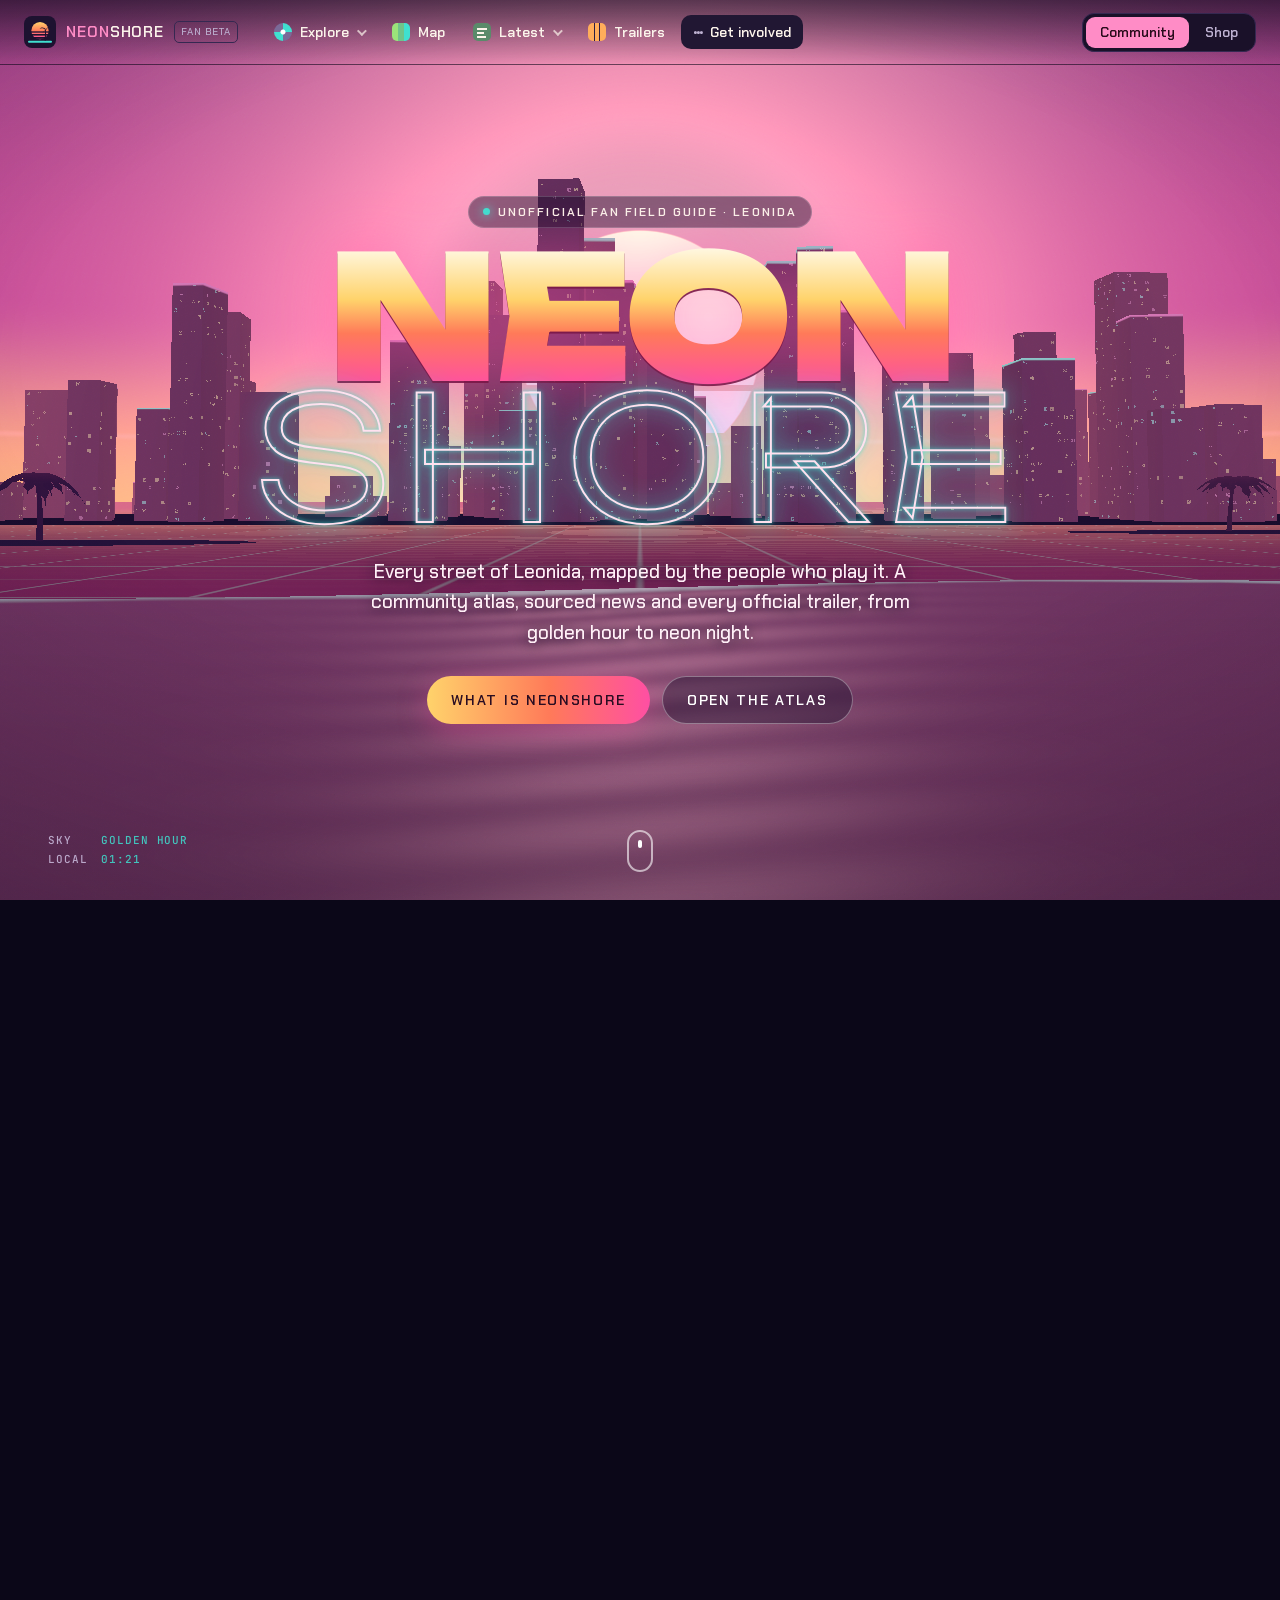
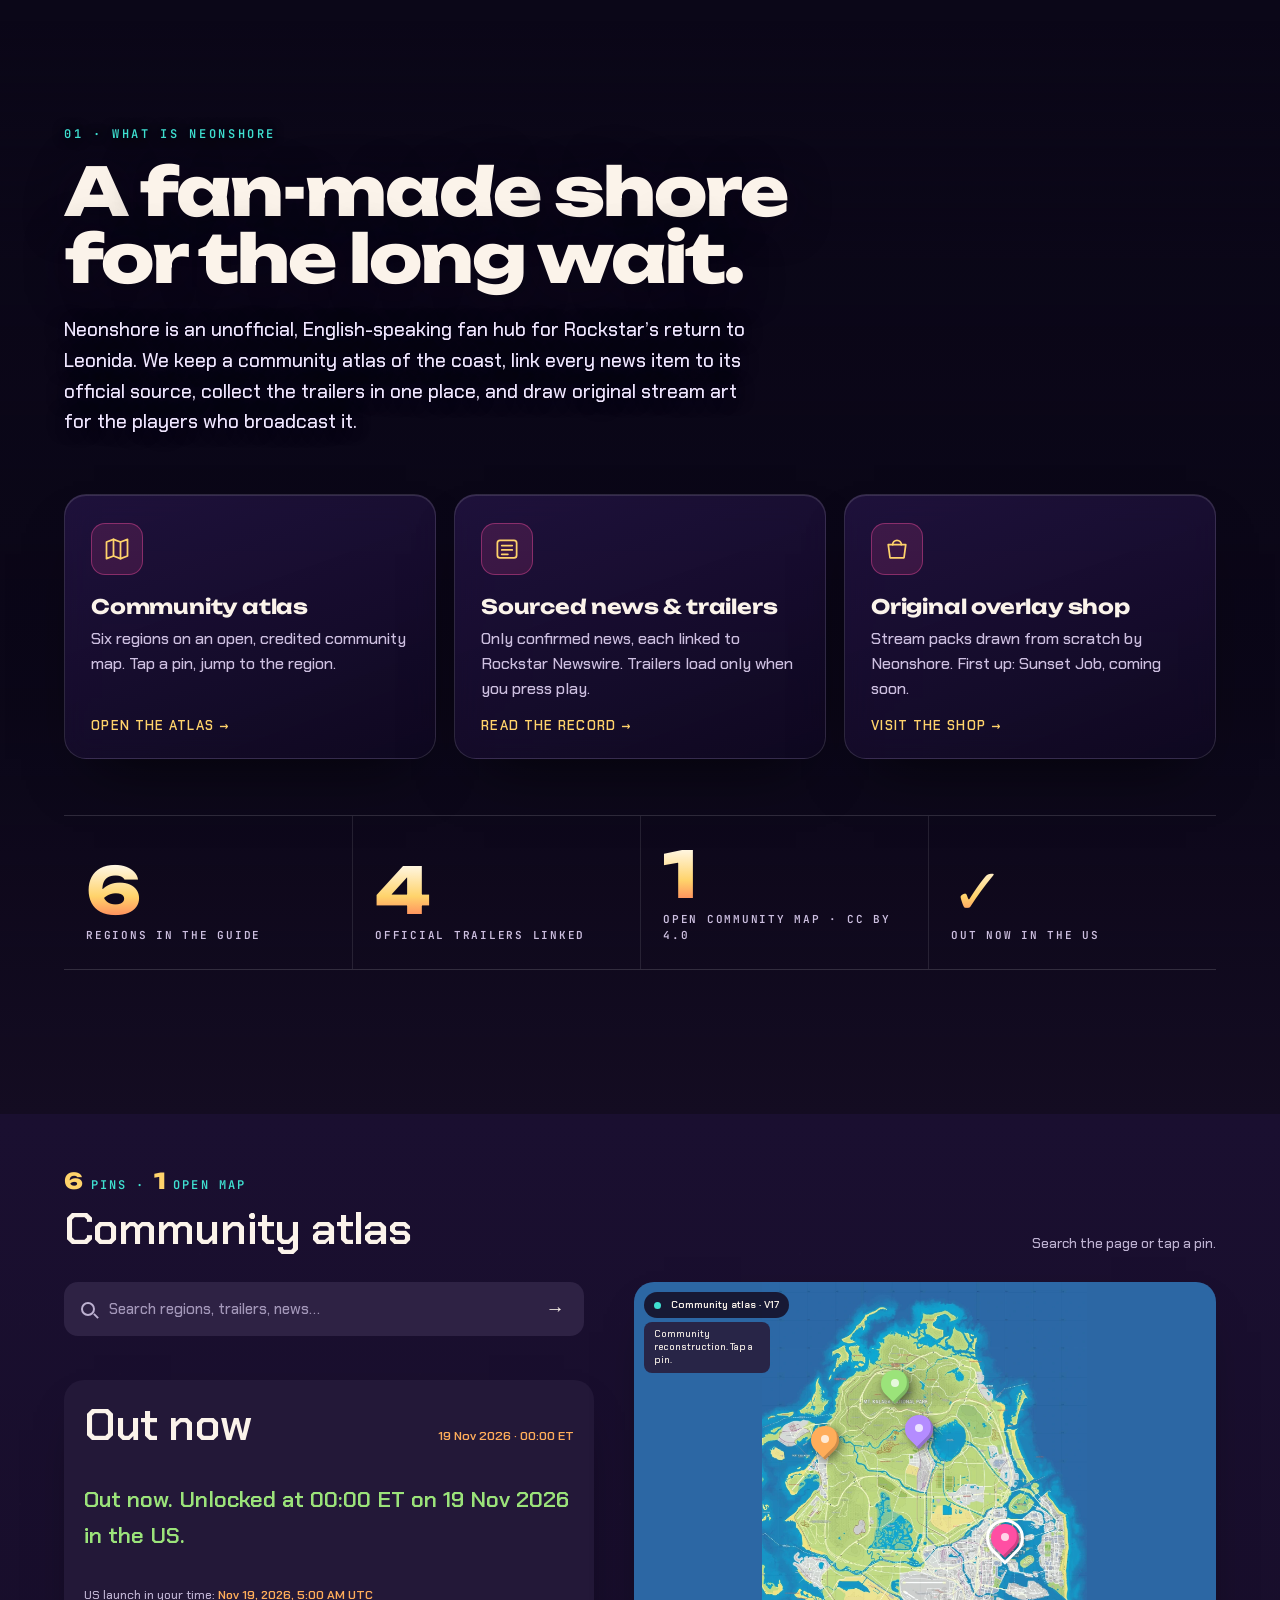
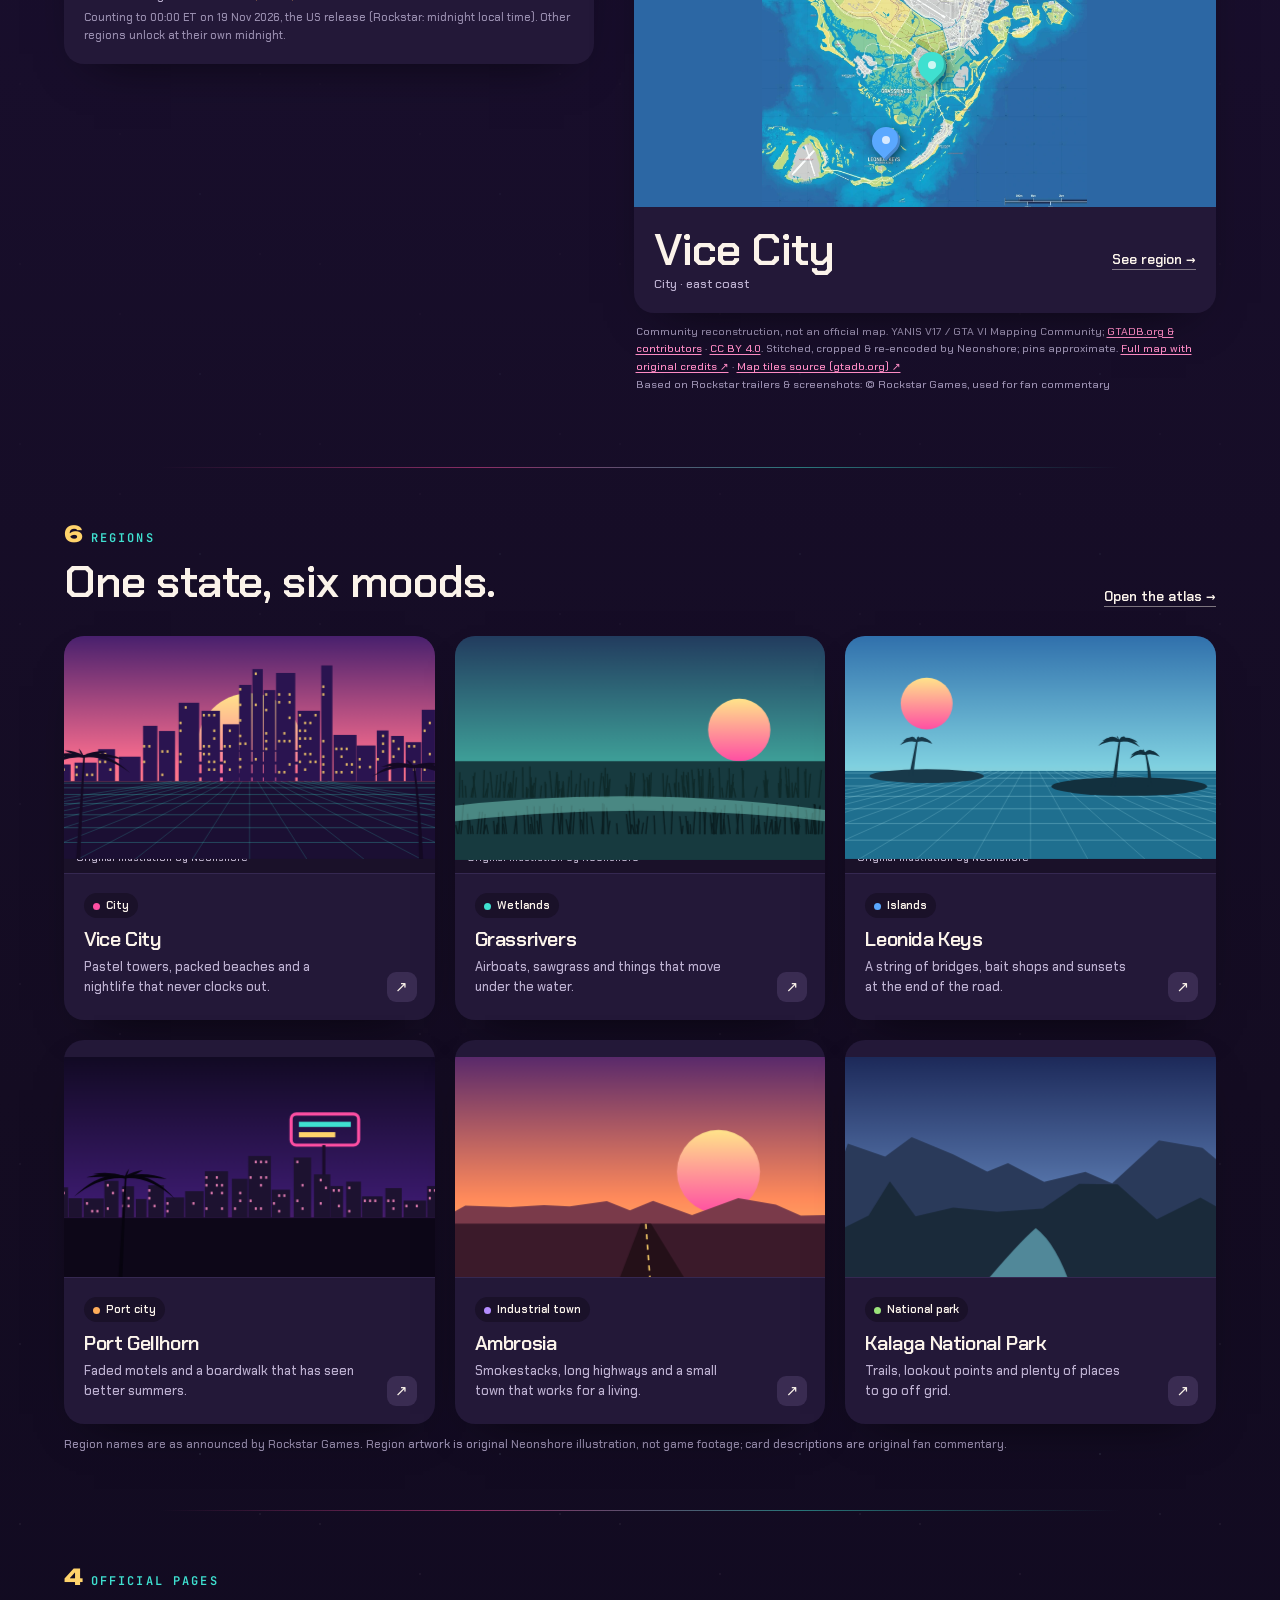
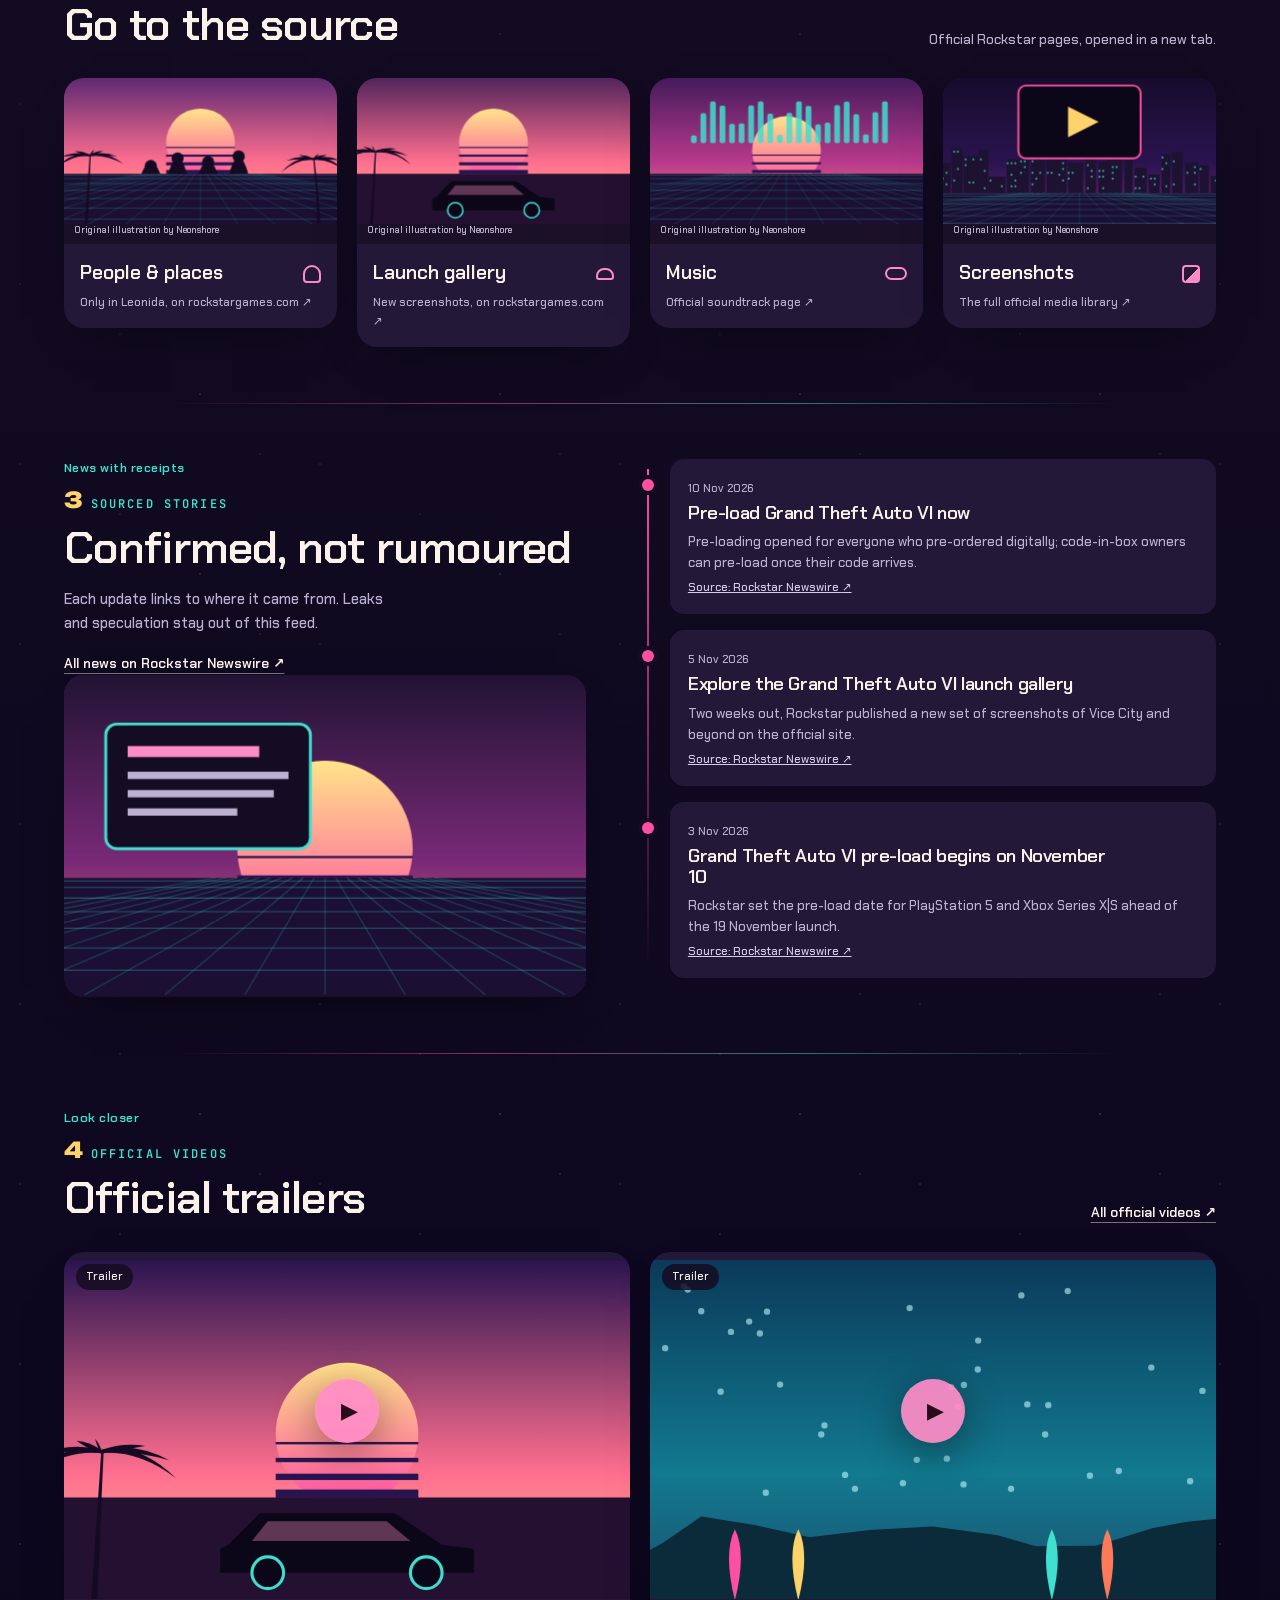
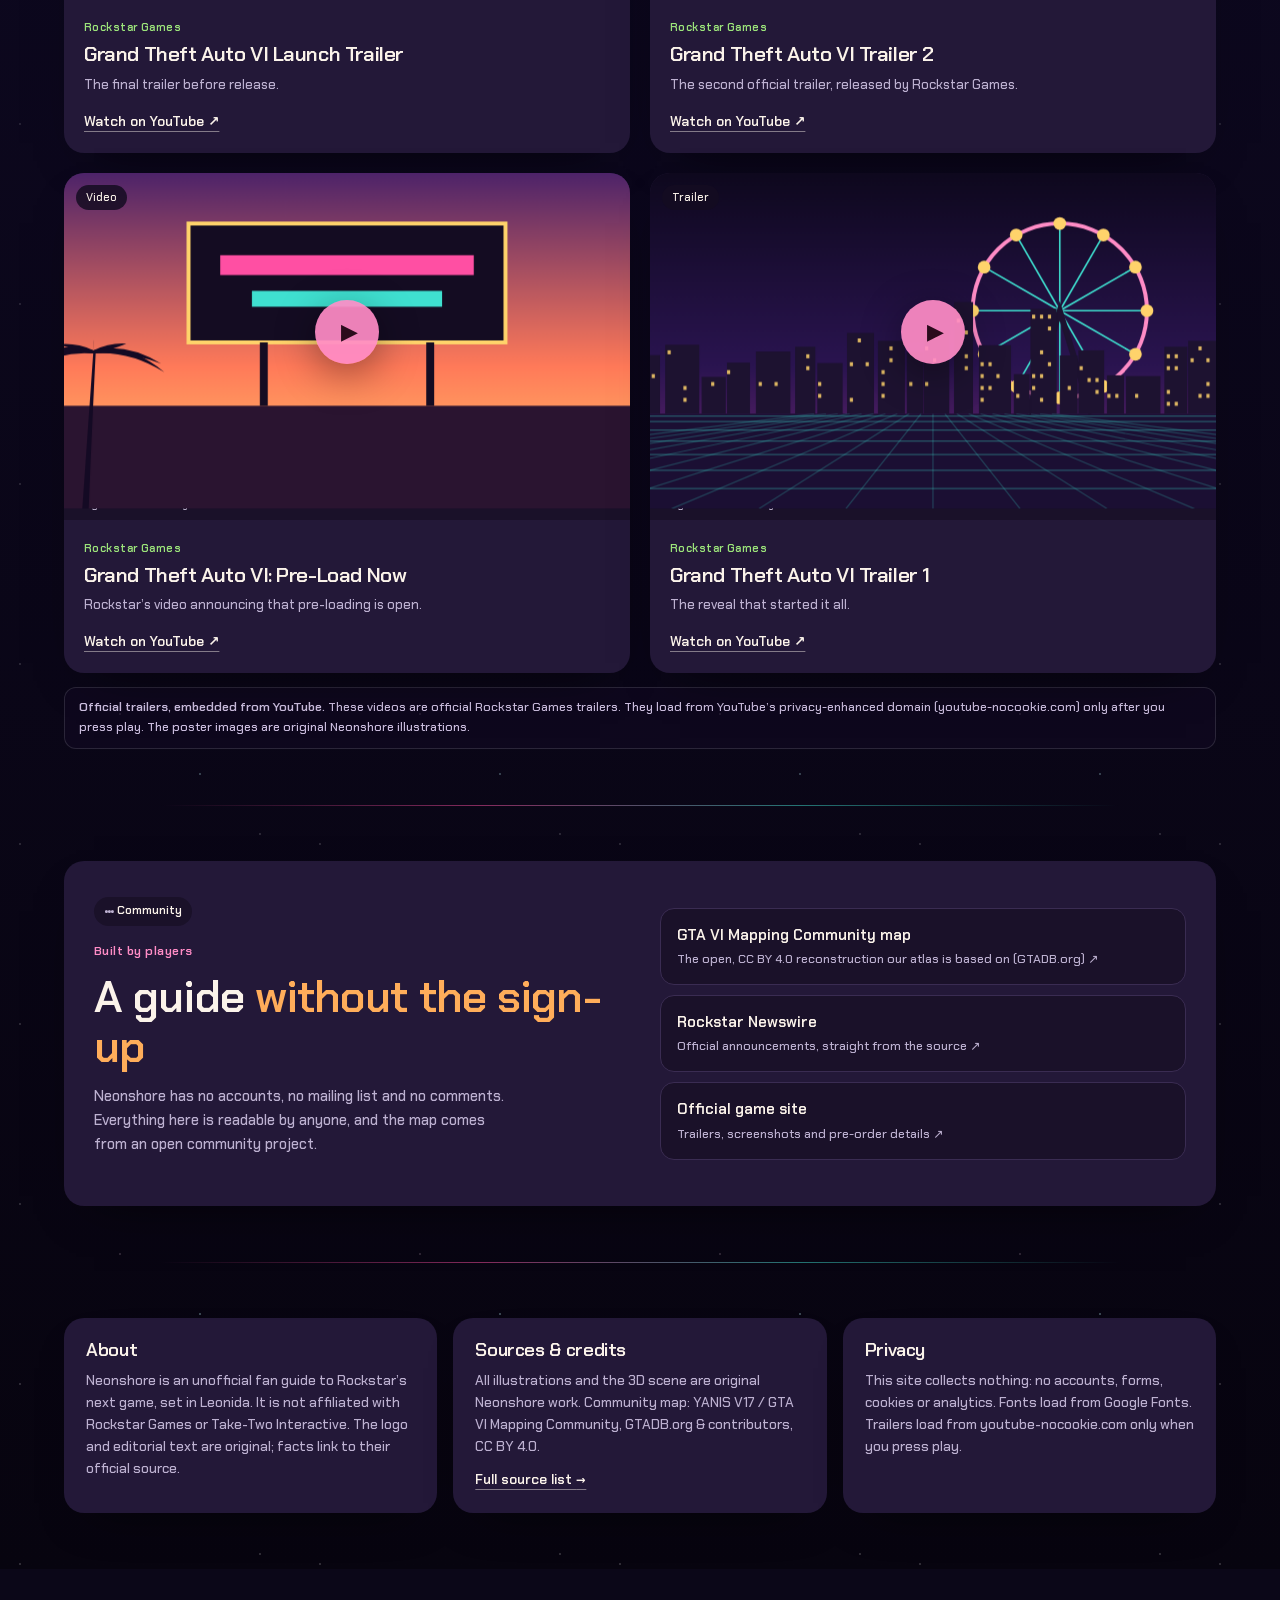
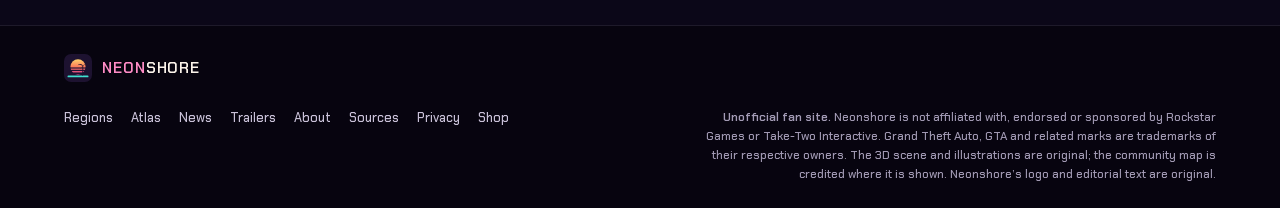
<file: index.html>
<!doctype html>
<html lang="en">
<head>
  <meta charset="utf-8">
  <meta name="viewport" content="width=device-width, initial-scale=1">
  <title>Neonshore · Unofficial fan field guide to Leonida</title>
  <meta name="description" content="Neonshore is an unofficial, fan-made field guide to Leonida: a community atlas, sourced news, every official trailer in one place, and an original overlay shop.">
  <meta name="theme-color" content="#140c22">
  <link rel="icon" href="favicon.svg" type="image/svg+xml">
  <link rel="preload" href="assets/fonts/Unbounded-VariableFont_wght.woff2" as="font" type="font/woff2" crossorigin>
  <link rel="stylesheet" href="styles.css">
  <link rel="stylesheet" href="assets/css/fx.css">
  <meta name="theme-color" content="#120a24">
  <!-- Tier detection before paint (static fallback when WebGL is missing; lighter path for reduced motion). -->
  <script>(function(){var d=document.documentElement,m=window.matchMedia,gl=false;try{var c=document.createElement('canvas');gl=!!(window.WebGLRenderingContext&&(c.getContext('webgl2')||c.getContext('webgl')));}catch(e){}d.classList.add('js');if(m&&m('(prefers-reduced-motion: reduce)').matches)d.classList.add('reduced-motion');if(!gl)d.classList.add('no-webgl');})();</script>
</head>
<body class="x3-page" data-hero3d="community">
<a class="skip" href="#main">Skip to content</a>

<header class="hdr" id="top">
  <div class="hdr__in">
    <a class="brand" href="#top" aria-label="Neonshore home">
      <img src="assets/logo.svg" alt="" width="32" height="32">
      <span class="brand__name">NEON<b>SHORE</b></span>
      <span class="beta">Fan beta</span>
    </a>

    <nav class="nav" id="nav" aria-label="Main">
      <ul class="nav__list">
        <li class="dd">
          <button class="nav__btn" aria-expanded="false" aria-controls="dd-explore"><span class="ico ico--compass" aria-hidden="true"></span>Explore<span class="chev" aria-hidden="true"></span></button>
          <ul class="dd__menu" id="dd-explore">
            <li><a href="#neonshore">What is Neonshore</a></li>
            <li><a href="#regions">Regions</a></li>
            <li><a href="#atlas">Community atlas</a></li>
            <li><a href="#files">Official pages</a></li>
            <li><a href="#about">About Neonshore</a></li>
          </ul>
        </li>
        <li><a class="nav__link" href="#atlas-sec"><span class="ico ico--map" aria-hidden="true"></span>Map</a></li>
        <li class="dd">
          <button class="nav__btn" aria-expanded="false" aria-controls="dd-latest"><span class="ico ico--news" aria-hidden="true"></span>Latest<span class="chev" aria-hidden="true"></span></button>
          <ul class="dd__menu" id="dd-latest">
            <li><a href="#record">Confirmed news</a></li>
            <li><a href="#media">Official trailers</a></li>
            <li><a href="#countdown-card">Launch countdown</a></li>
          </ul>
        </li>
        <li><a class="nav__link" href="#media"><span class="ico ico--film" aria-hidden="true"></span>Trailers</a></li>
        <li><a class="nav__link nav__link--pill" href="#community"><span class="dots" aria-hidden="true">•••</span>Get involved</a></li>
      </ul>
      <ul class="nav__sections" aria-label="Site sections">
        <li><a href="index.html" aria-current="page">Community</a></li>
        <li><a href="shop/index.html">Shop</a></li>
      </ul>
    </nav>

    <button class="burger" aria-expanded="false" aria-controls="nav" aria-label="Open menu"><span></span><span></span><span></span></button>
  </div>
</header>

<main id="main">
  <!-- ===== PHASE 1 (for approval): 3D hero + "What is Neonshore". Shared modules: assets/js/hero3d.js, assets/js/scrollfx.js, assets/css/fx.css ===== -->
  <div class="x3-stage" aria-hidden="true">
    <canvas id="x3-scene"></canvas>
    <div class="x3-fallback"><div class="x3-fb-sun"></div><div class="x3-fb-city"></div><div class="x3-fb-sea"></div></div>
    <div class="x3-grain"></div>
  </div>

  <section class="x3-hero" id="hero" aria-labelledby="hero-title">
    <div class="x3-hero__pin">
      <p class="x3-chip" data-depth="2"><i></i>Unofficial fan field guide · Leonida</p>
      <h1 class="x3-wordmark" id="hero-title" data-depth="1" aria-label="Neonshore"><span class="x3-wordmark__a" aria-hidden="true">Neon</span><span class="x3-wordmark__b" aria-hidden="true">shore</span></h1>
      <p class="x3-hero__lede" data-depth="3">Every street of Leonida, mapped by the people who play it. A community atlas, sourced news and every official trailer, from golden hour to neon night.</p>
      <div class="x3-hero__cta" data-depth="4">
        <a class="x3-btn x3-btn--sun" href="#neonshore">What is Neonshore</a>
        <a class="x3-btn x3-btn--ghost" href="#atlas-sec">Open the atlas</a>
      </div>
      <div class="x3-hud" aria-hidden="true">
        <span>Sky</span><b id="x3-sky">Golden hour</b>
        <span>Local</span><b id="x3-time">--:--</b>
      </div>
      <a class="x3-cue" href="#neonshore" aria-label="Scroll to What is Neonshore"><span></span></a>
    </div>
  </section>

  <section class="x3-about" id="neonshore" aria-labelledby="neonshore-title">
    <div class="x3-about__in">
      <header class="x3-reveal">
        <p class="x3-eyebrow">01 · What is Neonshore</p>
        <h2 id="neonshore-title">A <span class="x3-nw">fan-made</span> shore<br>for the long wait.</h2>
        <p class="x3-about__lede">Neonshore is an unofficial, English-speaking fan hub for Rockstar’s return to Leonida. We keep a community atlas of the coast, link every news item to its official source, collect the trailers in one place, and draw original stream art for the players who broadcast it.</p>
      </header>
      <div class="x3-pillars">
        <a class="x3-pillar x3-reveal" style="--d:0" href="#atlas-sec">
          <span class="x3-pillar__ico" aria-hidden="true"><svg viewBox="0 0 32 32"><path d="M4 8l8-3 8 3 8-3v19l-8 3-8-3-8 3z"/><path d="M12 5v19M20 8v19"/></svg></span>
          <h3>Community atlas</h3>
          <p>Six regions on an open, credited community map. Tap a pin, jump to the region.</p>
          <span class="x3-pillar__go">Open the atlas →</span>
        </a>
        <a class="x3-pillar x3-reveal" style="--d:1" href="#record">
          <span class="x3-pillar__ico" aria-hidden="true"><svg viewBox="0 0 32 32"><rect x="5" y="6" width="22" height="20" rx="3"/><path d="M10 12h12M10 17h12M10 22h7"/></svg></span>
          <h3>Sourced news &amp; trailers</h3>
          <p>Only confirmed news, each linked to Rockstar Newswire. Trailers load only when you press play.</p>
          <span class="x3-pillar__go">Read the record →</span>
        </a>
        <a class="x3-pillar x3-reveal" style="--d:2" href="shop/index.html">
          <span class="x3-pillar__ico" aria-hidden="true"><svg viewBox="0 0 32 32"><path d="M6 11h20l-2 15H8z"/><path d="M11 11a5 5 0 0110 0"/></svg></span>
          <h3>Original overlay shop</h3>
          <p>Stream packs drawn from scratch by Neonshore. First up: Sunset Job, coming soon.</p>
          <span class="x3-pillar__go">Visit the shop →</span>
        </a>
      </div>
      <dl class="x3-stats x3-reveal" aria-label="Neonshore in numbers">
        <div><dt>Regions in the guide</dt><dd><span class="x3-count" data-to="6">6</span></dd></div>
        <div><dt>Official trailers linked</dt><dd><span class="x3-count" data-to="4">4</span></dd></div>
        <div><dt>Open community map · CC BY 4.0</dt><dd><span class="x3-count" data-to="1">1</span></dd></div>
        <div><dt id="x3-launch-k">Hours to US launch</dt><dd><span class="x3-count" id="x3-launch" data-launch="2026-11-19T05:00:00Z">–</span></dd></div>
      </dl>
    </div>
  </section>
  <!-- ===== END PHASE 1 ===== -->

  <!-- Below the 3D block: same shared FX (reveal/stagger, in-card parallax, pinned news column, counters) on a dusk-to-midnight background.
       All imagery is original SVG illustration (assets/art/). -->
  <div class="x3-solid">
  <!-- ATLAS (moved from the old hero) — the CC BY 4.0 map credit must stay visible next to the map. -->
  <section class="sec wrap x3-atlas" id="atlas-sec" aria-labelledby="atlas-sec-title">
    <div class="sec__head" data-x3-reveal><div><p class="x3-kick"><b class="x3-count" data-to="6">6</b> pins · <b class="x3-count" data-to="1">1</b> open map</p><h2 id="atlas-sec-title">Community atlas</h2></div><p class="sec__aside">Search the page or tap a pin.</p></div>
    <div class="x3-atlas__grid" data-x3-stagger>
      <div>
      <div class="search" role="search">
        <label for="q" class="sr-only">Search this page</label>
        <span class="search__ico" aria-hidden="true"></span>
        <input id="q" type="search" placeholder="Search regions, trailers, news…" autocomplete="off" aria-controls="q-results" aria-autocomplete="list" aria-expanded="false">
        <button type="button" id="q-go" aria-label="Go to first result">→</button>
        <ul class="search__results" id="q-results" role="listbox" hidden></ul>
      </div>
      <p class="search__msg fine" id="q-msg" aria-live="polite"></p>
      <div style="height:24px"></div>
      <section class="count card" id="countdown-card" aria-labelledby="count-title">
        <div class="count__head"><h2 id="count-title">US launch in</h2><span class="count__date" id="count-date">19 Nov 2026 · 00:00 ET</span></div>
        <p class="count__out" id="count-out" hidden>Out now. Unlocked at 00:00 ET on 19 Nov 2026 in the US.</p>
        <div class="count__grid" id="countdown" role="timer" aria-live="off">
          <div><b data-u="d">00</b><span>days</span></div>
          <div><b data-u="h">00</b><span>hours</span></div>
          <div><b data-u="m">00</b><span>mins</span></div>
          <div><b data-u="s">00</b><span>secs</span></div>
        </div>
        <p class="count__note">US launch in your time: <b id="count-local">—</b></p>
        <p class="count__fine">Counting to 00:00 ET on 19 Nov 2026, the US release (Rockstar: midnight local time). Other regions unlock at their own midnight.</p>
      </section>

      </div>
      <div>
      <div class="atlas card" id="atlas">
        <div class="atlas__map">
          <span class="badge"><i class="dot dot--teal"></i>Community atlas · V17</span>
          <span class="atlas__hint">Community reconstruction. Tap a pin.</span>
          <div class="map-stage">
          <img class="real-map" src="assets/img/leonida-yanis-v17.webp" alt="Yanis V17 community reconstruction of Leonida: Port Gellhorn west, Mount Kalaga National Park and Ambrosia inland, Vice City east, Grassrivers and the Leonida Keys south. Not an official Rockstar map." width="1200" height="1933">
          <button class="mpin mpin--pink"   style="--x:74.7%;--y:51.5%" data-r="0" aria-label="Vice City"></button>
          <button class="mpin mpin--teal"   style="--x:52.1%;--y:75.8%" data-r="1" aria-label="Grassrivers"></button>
          <button class="mpin mpin--blue"   style="--x:38.1%;--y:90.2%" data-r="2" aria-label="Leonida Keys"></button>
          <button class="mpin mpin--orange" style="--x:19.2%;--y:32.7%" data-r="3" aria-label="Port Gellhorn"></button>
          <button class="mpin mpin--violet" style="--x:48.1%;--y:30.6%" data-r="4" aria-label="Ambrosia"></button>
          <button class="mpin mpin--green"  style="--x:41.0%;--y:22%" data-r="5" aria-label="Kalaga National Park"></button>
          </div>
        </div>
        <div class="atlas__foot" aria-live="polite">
          <div><h2 id="atlas-name">Vice City</h2><p id="atlas-meta">City · east coast</p></div>
          <a class="link" id="atlas-see" href="#region-vice-city">See region <span aria-hidden="true">→</span></a>
        </div>
      </div>
      <p class="credit map-credit">Community reconstruction, not an official map. YANIS V17 / GTA VI Mapping Community; <a href="https://map.gtadb.org/" target="_blank" rel="noopener">GTADB.org &amp; contributors</a> · <a href="https://creativecommons.org/licenses/by/4.0/" target="_blank" rel="noopener">CC BY 4.0</a>. Stitched, cropped &amp; re-encoded by Neonshore; pins approximate. <a href="assets/img/leonida-yanis-v17-full.webp" target="_blank" rel="noopener">Full map with original credits ↗</a> · <a href="https://github.com/rolux/gtadb.org/tree/5c1d69ff864623d181da5457afaacd00b623e1a4/maps/tiles/6/yanis,17/2" target="_blank" rel="noopener">Map tiles source (gtadb.org) ↗</a><br>Based on Rockstar trailers &amp; screenshots: © Rockstar Games, used for fan commentary</p>

      </div>
    </div>
  </section>

  <!-- REGIONS -->
  <section class="sec wrap" id="regions" aria-labelledby="regions-title">
    <div class="sec__head" data-x3-reveal><div><p class="x3-kick"><b class="x3-count" data-to="6">6</b> regions</p><h2 id="regions-title">One state, six moods.</h2></div><a class="link" href="#atlas">Open the atlas <span aria-hidden="true">→</span></a></div>
    <ul class="regions" data-x3-stagger>
      <li class="rcard card" id="region-vice-city"><figure class="official-figure region-photo"><img src="assets/art/vice-city.svg" alt="" loading="lazy" data-x3-par="0.05" width="1600" height="900"><figcaption>Original illustration by Neonshore</figcaption></figure>
        <div class="rcard__body"><span class="tagd"><i class="dot dot--pink"></i>City</span><h3>Vice City</h3><p>Pastel towers, packed beaches and a nightlife that never clocks out.</p><button type="button" class="arrow" data-r="0" aria-label="Show Vice City on the atlas" title="Show on the atlas">↗</button></div></li>
      <li class="rcard card" id="region-grassrivers"><figure class="official-figure region-photo"><img src="assets/art/grassrivers.svg" alt="" loading="lazy" data-x3-par="0.05" width="1600" height="900"><figcaption>Original illustration by Neonshore</figcaption></figure>
        <div class="rcard__body"><span class="tagd"><i class="dot dot--teal"></i>Wetlands</span><h3>Grassrivers</h3><p>Airboats, sawgrass and things that move under the water.</p><button type="button" class="arrow" data-r="1" aria-label="Show Grassrivers on the atlas" title="Show on the atlas">↗</button></div></li>
      <li class="rcard card" id="region-leonida-keys"><figure class="official-figure region-photo"><img src="assets/art/leonida-keys.svg" alt="" loading="lazy" data-x3-par="0.05" width="1600" height="900"><figcaption>Original illustration by Neonshore</figcaption></figure>
        <div class="rcard__body"><span class="tagd"><i class="dot dot--blue"></i>Islands</span><h3>Leonida Keys</h3><p>A string of bridges, bait shops and sunsets at the end of the road.</p><button type="button" class="arrow" data-r="2" aria-label="Show Leonida Keys on the atlas" title="Show on the atlas">↗</button></div></li>
      <li class="rcard card" id="region-port-gellhorn"><figure class="official-figure region-photo"><img src="assets/art/port-gellhorn.svg" alt="" loading="lazy" data-x3-par="0.05" width="1600" height="900"><figcaption>Original illustration by Neonshore</figcaption></figure>
        <div class="rcard__body"><span class="tagd"><i class="dot dot--orange"></i>Port city</span><h3>Port Gellhorn</h3><p>Faded motels and a boardwalk that has seen better summers.</p><button type="button" class="arrow" data-r="3" aria-label="Show Port Gellhorn on the atlas" title="Show on the atlas">↗</button></div></li>
      <li class="rcard card" id="region-ambrosia"><figure class="official-figure region-photo"><img src="assets/art/ambrosia.svg" alt="" loading="lazy" data-x3-par="0.05" width="1600" height="900"><figcaption>Original illustration by Neonshore</figcaption></figure>
        <div class="rcard__body"><span class="tagd"><i class="dot dot--violet"></i>Industrial town</span><h3>Ambrosia</h3><p>Smokestacks, long highways and a small town that works for a living.</p><button type="button" class="arrow" data-r="4" aria-label="Show Ambrosia on the atlas" title="Show on the atlas">↗</button></div></li>
      <li class="rcard card" id="region-kalaga"><figure class="official-figure region-photo"><img src="assets/art/kalaga.svg" alt="" loading="lazy" data-x3-par="0.05" width="1600" height="900"><figcaption>Original illustration by Neonshore</figcaption></figure>
        <div class="rcard__body"><span class="tagd"><i class="dot dot--green"></i>National park</span><h3>Kalaga National Park</h3><p>Trails, lookout points and plenty of places to go off grid.</p><button type="button" class="arrow" data-r="5" aria-label="Show Kalaga National Park on the atlas" title="Show on the atlas">↗</button></div></li>
    </ul>
    <p class="fine">Region names are as announced by Rockstar Games. Region artwork is original Neonshore illustration, not game footage; card descriptions are original fan commentary.</p>
  </section>

  <!-- FILES -->
  <section class="sec wrap" id="files" aria-labelledby="files-title">
    <div class="sec__head" data-x3-reveal><div><p class="x3-kick"><b class="x3-count" data-to="4">4</b> official pages</p><h2 id="files-title">Go to the source</h2></div><p class="sec__aside">Official Rockstar pages, opened in a new tab.</p></div>
    <ul class="files" data-x3-stagger>
      <li><a class="fcard card fcard--a" href="https://www.rockstargames.com/VI/only-in-leonida" target="_blank" rel="noopener"><figure class="official-figure folder-photo"><img src="assets/art/people.svg" alt="" loading="lazy" data-x3-par="0.05" width="1600" height="900"><figcaption>Original illustration by Neonshore</figcaption></figure><span class="fcard__t">People &amp; places <i class="fi fi--person" aria-hidden="true"></i></span><span class="fcard__s">Only in Leonida, on rockstargames.com <span aria-hidden="true">↗</span></span></a></li>
      <li><a class="fcard card fcard--b" href="https://www.rockstargames.com/VI/launch-gallery" target="_blank" rel="noopener"><figure class="official-figure folder-photo"><img src="assets/art/car.svg" alt="" loading="lazy" data-x3-par="0.05" width="1600" height="900"><figcaption>Original illustration by Neonshore</figcaption></figure><span class="fcard__t">Launch gallery <i class="fi fi--car" aria-hidden="true"></i></span><span class="fcard__s">New screenshots, on rockstargames.com <span aria-hidden="true">↗</span></span></a></li>
      <li><a class="fcard card fcard--c" href="https://www.rockstargames.com/VI/music" target="_blank" rel="noopener"><figure class="official-figure folder-photo"><img src="assets/art/music.svg" alt="" loading="lazy" data-x3-par="0.05" width="1600" height="900"><figcaption>Original illustration by Neonshore</figcaption></figure><span class="fcard__t">Music <i class="fi fi--pad" aria-hidden="true"></i></span><span class="fcard__s">Official soundtrack page <span aria-hidden="true">↗</span></span></a></li>
      <li><a class="fcard card fcard--d" href="https://www.rockstargames.com/VI/media/screenshots" target="_blank" rel="noopener"><figure class="official-figure folder-photo"><img src="assets/art/screen.svg" alt="" loading="lazy" data-x3-par="0.05" width="1600" height="900"><figcaption>Original illustration by Neonshore</figcaption></figure><span class="fcard__t">Screenshots <i class="fi fi--img" aria-hidden="true"></i></span><span class="fcard__s">The full official media library <span aria-hidden="true">↗</span></span></a></li>
    </ul>
  </section>

  <!-- RECORD -->
  <section class="sec wrap record" id="record" aria-labelledby="record-title">
    <div class="record__left" data-x3-reveal>
      <p class="eyebrow">News with receipts</p>
      <p class="x3-kick"><b class="x3-count" data-to="3">3</b> sourced stories</p>
      <h2 id="record-title">Confirmed, not rumoured</h2>
      <p class="muted">Each update links to where it came from. Leaks and speculation stay out of this feed.</p>
      <a class="link" href="https://www.rockstargames.com/newswire" target="_blank" rel="noopener">All news on Rockstar Newswire <span aria-hidden="true">↗</span></a>
      <figure class="official-figure record__feature card"><img src="assets/art/news.svg" alt="" loading="lazy" data-x3-par="0.05" width="1600" height="900"><figcaption>Original illustration by Neonshore</figcaption></figure>
    </div>
    <ol class="timeline" data-x3-stagger>
      <li><time datetime="2026-11-10">10 Nov 2026</time><h3>Pre-load Grand Theft Auto VI now</h3><p class="muted tl__txt">Pre-loading opened for everyone who pre-ordered digitally; code-in-box owners can pre-load once their code arrives.</p><a class="src" href="https://www.rockstargames.com/newswire/article/89834o94713o21" target="_blank" rel="noopener">Source: Rockstar Newswire <span aria-hidden="true">↗</span></a></li>
      <li><time datetime="2026-11-05">5 Nov 2026</time><h3>Explore the Grand Theft Auto VI launch gallery</h3><p class="muted tl__txt">Two weeks out, Rockstar published a new set of screenshots of Vice City and beyond on the official site.</p><a class="src" href="https://www.rockstargames.com/newswire/article/39ak81277255o9" target="_blank" rel="noopener">Source: Rockstar Newswire <span aria-hidden="true">↗</span></a></li>
      <li><time datetime="2026-11-03">3 Nov 2026</time><h3>Grand Theft Auto VI pre-load begins on November 10</h3><p class="muted tl__txt">Rockstar set the pre-load date for PlayStation 5 and Xbox Series X|S ahead of the 19 November launch.</p><a class="src" href="https://www.rockstargames.com/newswire/article/k4ak9okk485712" target="_blank" rel="noopener">Source: Rockstar Newswire <span aria-hidden="true">↗</span></a></li>
    </ol>
  </section>

  <!-- MEDIA (store-style 2x2 cards) -->
  <section class="sec wrap" id="media" aria-labelledby="media-title">
    <p class="eyebrow">Look closer</p>
    <div class="sec__head" data-x3-reveal><div><p class="x3-kick"><b class="x3-count" data-to="4">4</b> official videos</p><h2 id="media-title">Official trailers</h2></div><a class="link" href="https://www.rockstargames.com/VI/media/videos" target="_blank" rel="noopener">All official videos <span aria-hidden="true">↗</span></a></div>
    <ul class="media" data-x3-stagger>
      <li class="mcard card"><figure class="official-figure media-photo"><span class="pill">Trailer</span><button type="button" class="yt" data-yt="rz1B4B2yBZY" data-title="Grand Theft Auto VI Launch Trailer" aria-label="Play Grand Theft Auto VI Launch Trailer (loads YouTube)"><img src="assets/art/car.svg" alt="" loading="lazy" data-x3-par="0.05" width="1600" height="900"><span class="play" aria-hidden="true">▶</span></button><figcaption>Original illustration by Neonshore</figcaption></figure>
        <div class="mcard__body"><p class="mcard__k">Rockstar Games</p><h3>Grand Theft Auto VI Launch Trailer</h3><p class="muted">The final trailer before release.</p><a class="link" href="https://www.youtube.com/watch?v=rz1B4B2yBZY" target="_blank" rel="noopener">Watch on YouTube <span aria-hidden="true">↗</span></a></div></li>
      <li class="mcard card"><figure class="official-figure media-photo"><span class="pill">Trailer</span><button type="button" class="yt" data-yt="VQRLujxTm3c" data-title="Grand Theft Auto VI Trailer 2" aria-label="Play Grand Theft Auto VI Trailer 2 (loads YouTube)"><img src="assets/art/reef.svg" alt="" loading="lazy" data-x3-par="0.05" width="1600" height="900"><span class="play" aria-hidden="true">▶</span></button><figcaption>Original illustration by Neonshore</figcaption></figure>
        <div class="mcard__body"><p class="mcard__k">Rockstar Games</p><h3>Grand Theft Auto VI Trailer 2</h3><p class="muted">The second official trailer, released by Rockstar Games.</p><a class="link" href="https://www.youtube.com/watch?v=VQRLujxTm3c" target="_blank" rel="noopener">Watch on YouTube <span aria-hidden="true">↗</span></a></div></li>
      <li class="mcard card"><figure class="official-figure media-photo"><span class="pill">Video</span><button type="button" class="yt" data-yt="_yl5ELcmugI" data-title="Grand Theft Auto VI: Pre-Load Now" aria-label="Play Grand Theft Auto VI: Pre-Load Now (loads YouTube)"><img src="assets/art/billboard.svg" alt="" loading="lazy" data-x3-par="0.05" width="1600" height="900"><span class="play" aria-hidden="true">▶</span></button><figcaption>Original illustration by Neonshore</figcaption></figure>
        <div class="mcard__body"><p class="mcard__k">Rockstar Games</p><h3>Grand Theft Auto VI: Pre-Load Now</h3><p class="muted">Rockstar’s video announcing that pre-loading is open.</p><a class="link" href="https://www.youtube.com/watch?v=_yl5ELcmugI" target="_blank" rel="noopener">Watch on YouTube <span aria-hidden="true">↗</span></a></div></li>
      <li class="mcard card"><figure class="official-figure media-photo"><span class="pill">Trailer</span><button type="button" class="yt" data-yt="QdBZY2fkU-0" data-title="Grand Theft Auto VI Trailer 1" aria-label="Play Grand Theft Auto VI Trailer 1 (loads YouTube)"><img src="assets/art/ferris.svg" alt="" loading="lazy" data-x3-par="0.05" width="1600" height="900"><span class="play" aria-hidden="true">▶</span></button><figcaption>Original illustration by Neonshore</figcaption></figure>
        <div class="mcard__body"><p class="mcard__k">Rockstar Games</p><h3>Grand Theft Auto VI Trailer 1</h3><p class="muted">The reveal that started it all.</p><a class="link" href="https://www.youtube.com/watch?v=QdBZY2fkU-0" target="_blank" rel="noopener">Watch on YouTube <span aria-hidden="true">↗</span></a></div></li>
    </ul>
    <p class="x3-note"><b>Official trailers, embedded from YouTube.</b> These videos are official Rockstar Games trailers. They load from YouTube’s privacy-enhanced domain (youtube-nocookie.com) only after you press play. The poster images are original Neonshore illustrations.</p>
  </section>

  <!-- COMMUNITY -->
  <section class="sec wrap" id="community" aria-labelledby="community-title">
    <div class="join card" data-x3-reveal>
      <div class="join__l">
        <span class="badge"><span class="dots" aria-hidden="true">•••</span> Community</span>
        <p class="eyebrow eyebrow--muted">Built by players</p>
        <h2 id="community-title">A guide <span class="hl">without the sign-up</span></h2>
        <p class="muted">Neonshore has no accounts, no mailing list and no comments. Everything here is readable by anyone, and the map comes from an open community project.</p>
      </div>
      <ul class="join__r comm-links" data-x3-stagger>
        <li><a class="comm-link" href="https://map.gtadb.org/" target="_blank" rel="noopener"><b>GTA VI Mapping Community map</b><span>The open, CC BY 4.0 reconstruction our atlas is based on (GTADB.org) ↗</span></a></li>
        <li><a class="comm-link" href="https://www.rockstargames.com/newswire" target="_blank" rel="noopener"><b>Rockstar Newswire</b><span>Official announcements, straight from the source ↗</span></a></li>
        <li><a class="comm-link" href="https://www.rockstargames.com/VI" target="_blank" rel="noopener"><b>Official game site</b><span>Trailers, screenshots and pre-order details ↗</span></a></li>
      </ul>
    </div>
  </section>

  <!-- ABOUT / SOURCES / PRIVACY -->
  <section class="sec wrap about" id="about" aria-labelledby="about-title">
    <div class="about__grid" data-x3-stagger>
      <div class="card about__card"><h2 id="about-title">About</h2><p class="muted">Neonshore is an unofficial fan guide to Rockstar’s next game, set in Leonida. It is not affiliated with Rockstar Games or Take-Two Interactive. The logo and editorial text are original; facts link to their official source.</p></div>
      <div class="card about__card" id="sources"><h2>Sources &amp; credits</h2><p class="muted">All illustrations and the 3D scene are original Neonshore work. Community map: YANIS V17 / GTA VI Mapping Community, GTADB.org &amp; contributors, CC BY 4.0.</p><a class="link" href="sources.html">Full source list <span aria-hidden="true">→</span></a></div>
      <div class="card about__card" id="privacy"><h2>Privacy</h2><p class="muted">This site collects nothing: no accounts, forms, cookies or analytics. Fonts load from Google Fonts. Trailers load from youtube-nocookie.com only when you press play.</p></div>
    </div>
  </section>
  </div><!-- /x3-solid -->
</main>

<footer class="ftr">
  <div class="wrap ftr__top">
    <a class="brand" href="#top" aria-label="Neonshore, back to top"><img src="assets/logo.svg" alt="" width="28" height="28"><span class="brand__name">NEON<b>SHORE</b></span></a>
  </div>
  <div class="wrap ftr__bot">
    <nav aria-label="Footer"><a href="#regions">Regions</a><a href="#atlas">Atlas</a><a href="#record">News</a><a href="#media">Trailers</a><a href="#about">About</a><a href="sources.html">Sources</a><a href="#privacy">Privacy</a><a href="shop/index.html">Shop</a></nav>
    <p class="disclaimer"><b>Unofficial fan site.</b> Neonshore is not affiliated with, endorsed or sponsored by Rockstar Games or Take-Two Interactive. Grand Theft Auto, GTA and related marks are trademarks of their respective owners. The 3D scene and illustrations are original; the community map is credited where it is shown. Neonshore’s logo and editorial text are original.</p>
  </div>
</footer>
<script src="main.js" defer></script>
<script type="module" src="assets/js/scrollfx.js"></script>
</body>
</html>
</file>
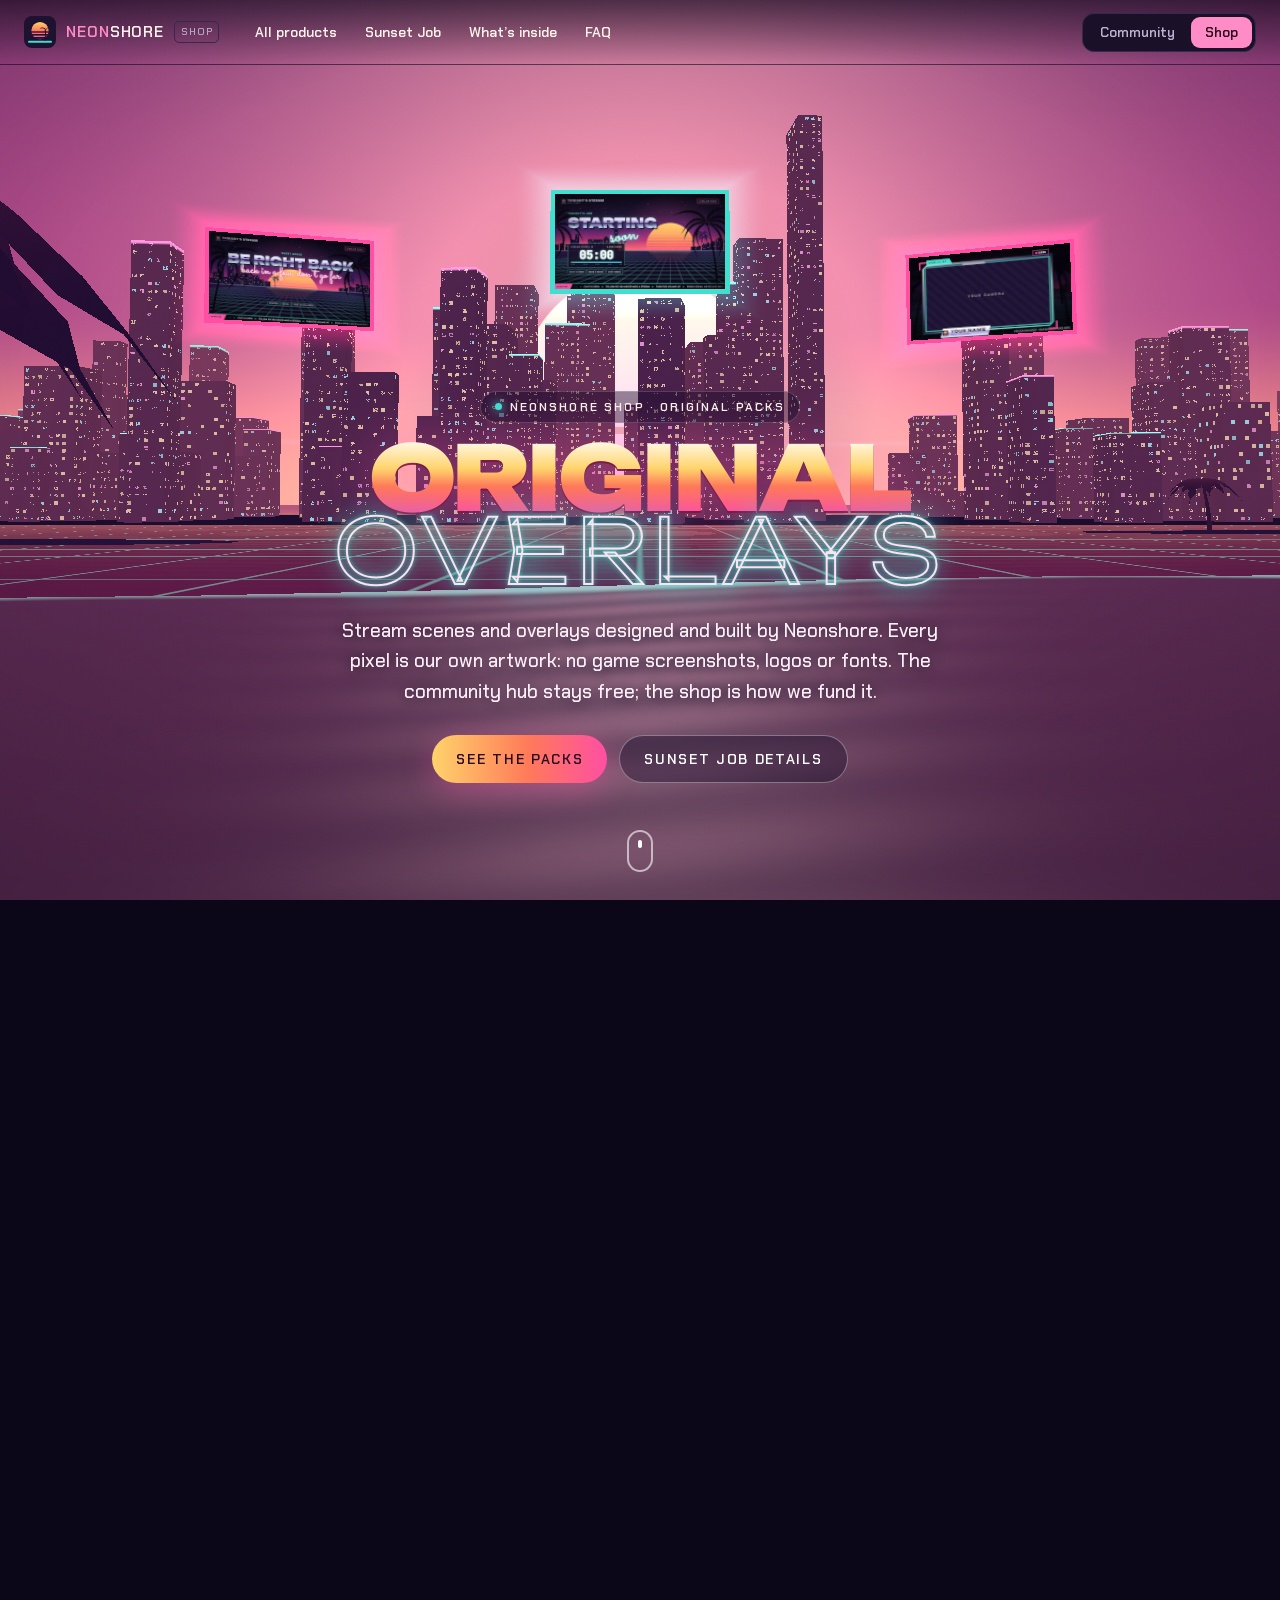
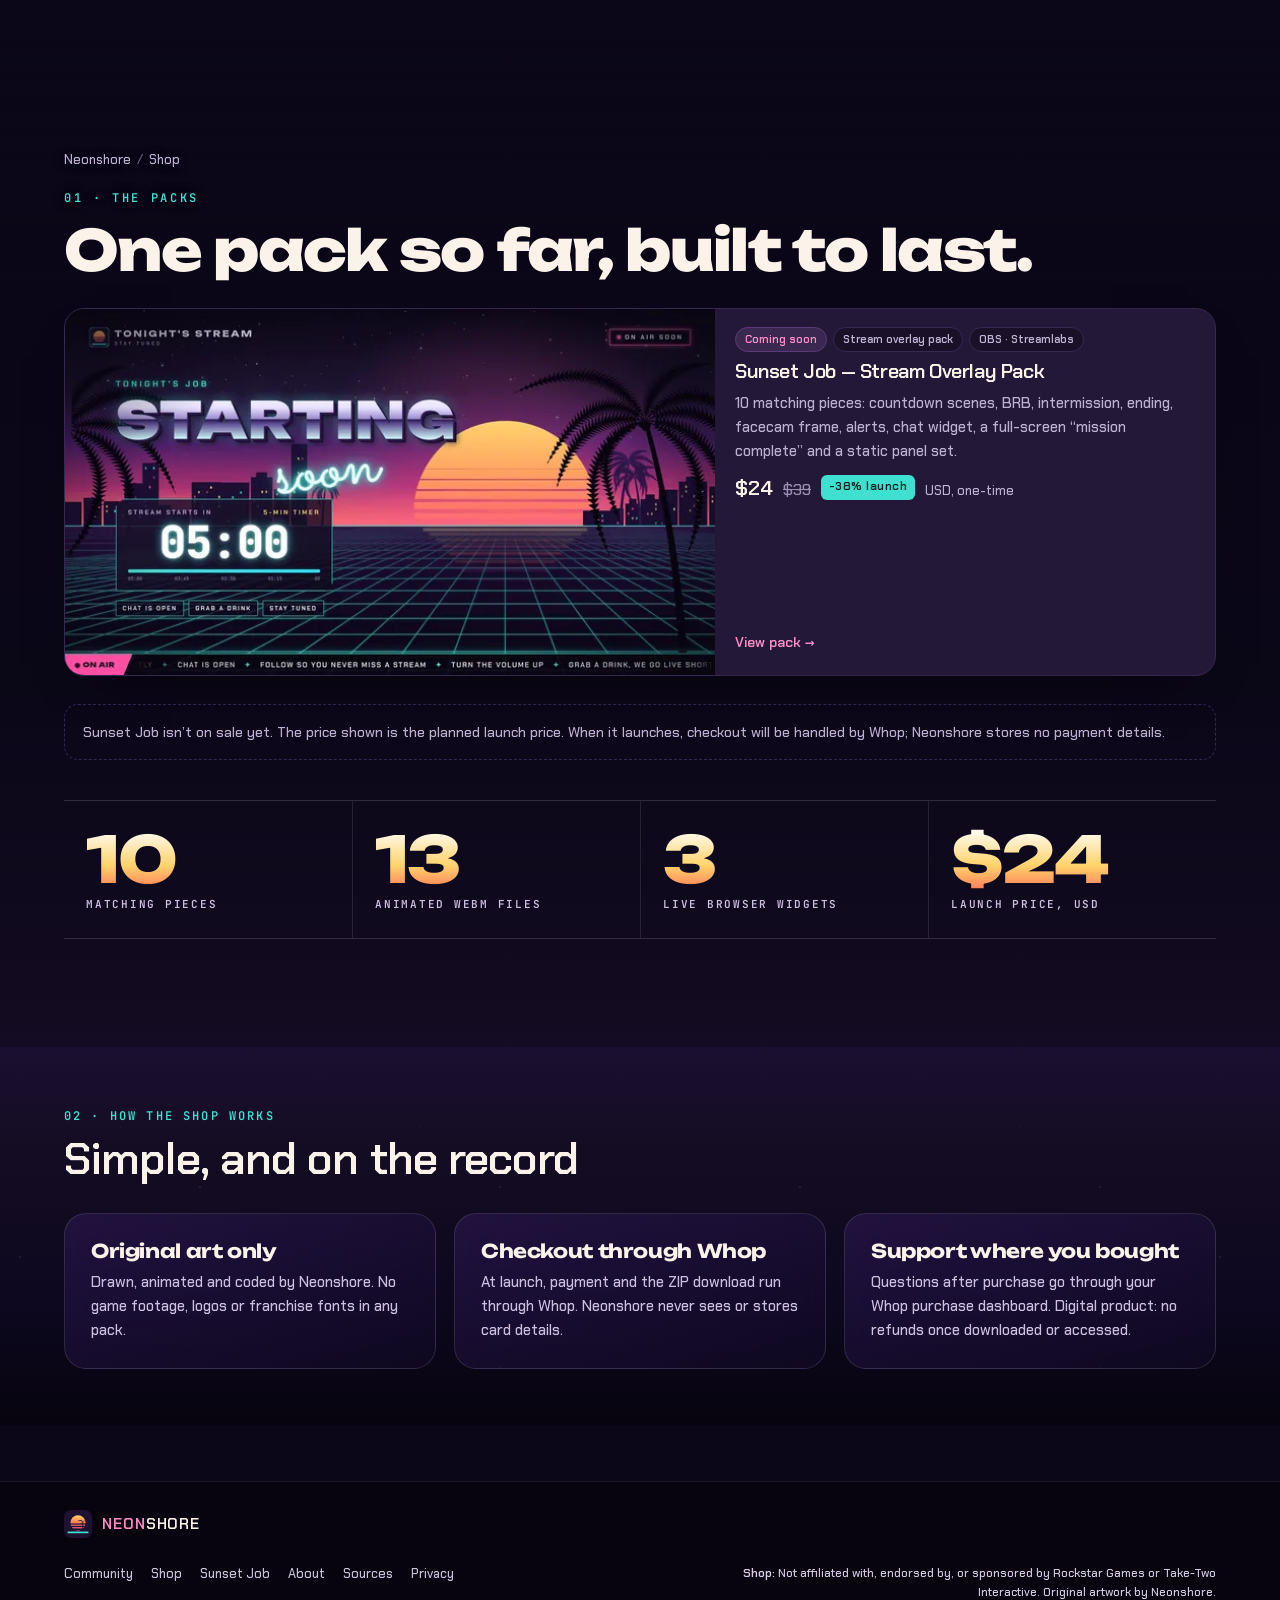
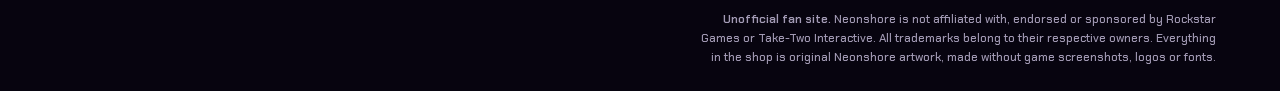
<file: shop/index.html>
<!doctype html>
<html lang="en">
<head>
  <meta charset="utf-8">
  <meta name="viewport" content="width=device-width, initial-scale=1">
  <title>Shop · Neonshore</title>
  <meta name="description" content="Original stream overlay packs made by Neonshore. Static previews; the first pack, Sunset Job, is coming soon.">
  <meta name="theme-color" content="#140c22">
  <meta property="og:title" content="Shop · Neonshore">
  <meta property="og:description" content="Original stream overlay packs made by Neonshore. Static previews; the first pack, Sunset Job, is coming soon.">
  <meta property="og:type" content="website">
  <link rel="icon" href="../favicon.svg" type="image/svg+xml">
  <link rel="preload" href="../assets/fonts/Unbounded-VariableFont_wght.woff2" as="font" type="font/woff2" crossorigin>
  <link rel="stylesheet" href="../styles.css">
  <link rel="stylesheet" href="../shop/shop.css">
  <link rel="stylesheet" href="../assets/css/fx.css">
  <script>(function(){var d=document.documentElement,m=window.matchMedia,gl=false;try{var c=document.createElement('canvas');gl=!!(window.WebGLRenderingContext&&(c.getContext('webgl2')||c.getContext('webgl')));}catch(e){}d.classList.add('js');if(m&&m('(prefers-reduced-motion: reduce)').matches)d.classList.add('reduced-motion');if(!gl)d.classList.add('no-webgl');})();</script>
</head>
<body class="x3-page" data-hero3d="shop" data-hero3d-panels="img/sunset-job-03-be-right-back-640.webp,img/sunset-job-01-starting-soon-5min-640.webp,img/sunset-job-06-facecam-640.webp">
<a class="skip" href="#main">Skip to content</a>
<div class="x3-stage" aria-hidden="true">
  <canvas id="x3-scene"></canvas>
  <div class="x3-fallback"><div class="x3-fb-sun"></div><div class="x3-fb-sea"></div></div>
  <div class="x3-grain"></div>
</div>
<header class="hdr" id="top">
  <div class="hdr__in">
    <a class="brand" href="../index.html" aria-label="Neonshore home">
      <img src="../assets/logo.svg" alt="" width="32" height="32">
      <span class="brand__name">NEON<b>SHORE</b></span>
      <span class="beta">Shop</span>
    </a>
    <nav class="nav" id="nav" aria-label="Main">
      <ul class="nav__list">
        <li><a class="nav__link" href="../shop/index.html" aria-current="page">All products</a></li>
        <li><a class="nav__link" href="../shop/sunset-job/index.html">Sunset Job</a></li>
        <li><a class="nav__link" href="../shop/sunset-job/index.html#inside">What’s inside</a></li>
        <li><a class="nav__link" href="../shop/sunset-job/index.html#faq">FAQ</a></li>
      </ul>
      <ul class="nav__sections" aria-label="Site sections">
        <li><a href="../index.html">Community</a></li>
        <li><a href="../shop/index.html" aria-current="page">Shop</a></li>
      </ul>
    </nav>
    <button class="burger" aria-expanded="false" aria-controls="nav" aria-label="Open menu"><span></span><span></span><span></span></button>
  </div>
</header>

<main id="main">
  <section class="x3-hero x3-hero--shop" id="hero" aria-labelledby="shop-title">
    <div class="x3-hero__pin">
      <p class="x3-chip" data-depth="2"><i></i>Neonshore Shop · original packs</p>
      <h1 class="x3-wordmark" id="shop-title" data-depth="1" aria-label="Original packs for streamers"><span class="x3-wordmark__a" aria-hidden="true">Original</span><span class="x3-wordmark__b" aria-hidden="true">overlays</span></h1>
      <p class="x3-hero__lede" data-depth="3">Stream scenes and overlays designed and built by Neonshore. Every pixel is our own artwork: no game screenshots, logos or fonts. The community hub stays free; the shop is how we fund it.</p>
      <div class="x3-hero__cta" data-depth="4">
        <a class="x3-btn x3-btn--sun" href="#products">See the packs</a>
        <a class="x3-btn x3-btn--ghost" href="sunset-job/index.html">Sunset Job details</a>
      </div>
      <a class="x3-cue" href="#products" aria-label="Scroll to the packs"><span></span></a>
    </div>
  </section>

  <section class="x3-first" id="products" aria-labelledby="products-title">
    <div class="wrap">
      <nav class="crumbs" aria-label="Breadcrumb"><ol><li><a href="../index.html">Neonshore</a></li><li aria-current="page">Shop</li></ol></nav>
      <header data-x3-reveal>
        <p class="x3-eyebrow">01 · The packs</p>
        <h2 id="products-title" class="x3-h2">One pack so far, <span class="x3-nw">built to last.</span></h2>
      </header>
    <ul class="pgrid" data-x3-stagger>
      <li>
        <a class="card pcard" href="sunset-job/index.html">
          <img class="pcard__img" src="img/sunset-job-01-starting-soon-5min-640.webp" srcset="img/sunset-job-01-starting-soon-5min-640.webp 640w, img/sunset-job-01-starting-soon-5min.webp 1600w" sizes="(max-width:700px) 100vw, 400px" width="640" height="360" alt="Sunset Job Starting Soon scene: chrome title over a striped setting sun, neon grid sea and palm silhouettes, with a 05:00 countdown">
          <div class="pcard__body">
            <div class="tags"><span class="tag tag--soon">Coming soon</span><span class="tag">Stream overlay pack</span><span class="tag">OBS · Streamlabs</span></div>
            <h2>Sunset Job — Stream Overlay Pack</h2>
            <p class="muted">10 matching pieces: countdown scenes, BRB, intermission, ending, facecam frame, alerts, chat widget, a full-screen “mission complete” and a static panel set.</p>
            <p class="price"><span class="price__now">$24</span><s class="price__was"><span class="sr-only">Regular price </span>$39</s><span class="price__off">-38% launch</span><span class="price__once">USD, one-time</span></p>
            <span class="pcard__cta">View pack →</span>
          </div>
        </a>
      </li>
    </ul>
    <p class="note">Sunset Job isn’t on sale yet. The price shown is the planned launch price. When it launches, checkout will be handled by Whop; Neonshore stores no payment details.</p>
      <dl class="x3-stats x3-shop-stats" data-x3-reveal aria-label="Sunset Job in numbers">
        <div><dt>Matching pieces</dt><dd><span class="x3-count" data-to="10">10</span></dd></div>
        <div><dt>Animated WebM files</dt><dd><span class="x3-count" data-to="13">13</span></dd></div>
        <div><dt>Live browser widgets</dt><dd><span class="x3-count" data-to="3">3</span></dd></div>
        <div><dt>Launch price, USD</dt><dd>$<span class="x3-count" data-from="39" data-to="24">24</span></dd></div>
      </dl>
    </div>
  </section>

  <div class="x3-solid">
    <section class="sec wrap" aria-labelledby="how-title">
      <div class="sec__head" data-x3-reveal><div><p class="x3-kick">02 · How the shop works</p><h2 id="how-title">Simple, and on the record</h2></div></div>
      <ul class="x3-how" data-x3-stagger>
        <li class="x3-glass"><h3>Original art only</h3><p>Drawn, animated and coded by Neonshore. No game footage, logos or franchise fonts in any pack.</p></li>
        <li class="x3-glass"><h3>Checkout through Whop</h3><p>At launch, payment and the ZIP download run through Whop. Neonshore never sees or stores card details.</p></li>
        <li class="x3-glass"><h3>Support where you bought</h3><p>Questions after purchase go through your Whop purchase dashboard. Digital product: no refunds once downloaded or accessed.</p></li>
      </ul>
    </section>
  </div>
</main>
<footer class="ftr">
  <div class="wrap ftr__top">
    <a class="brand" href="#top" aria-label="Neonshore, back to top"><img src="../assets/logo.svg" alt="" width="28" height="28"><span class="brand__name">NEON<b>SHORE</b></span></a>
  </div>
  <div class="wrap ftr__bot">
    <nav aria-label="Footer"><a href="../index.html">Community</a><a href="../shop/index.html">Shop</a><a href="../shop/sunset-job/index.html">Sunset Job</a><a href="../index.html#about">About</a><a href="../sources.html">Sources</a><a href="../index.html#privacy">Privacy</a></nav>
    <div>
      <p class="disclaimer shop-disclaimer"><b>Shop:</b> Not affiliated with, endorsed by, or sponsored by Rockstar Games or Take-Two Interactive. Original artwork by Neonshore.</p>
      <p class="disclaimer"><b>Unofficial fan site.</b> Neonshore is not affiliated with, endorsed or sponsored by Rockstar Games or Take-Two Interactive. All trademarks belong to their respective owners. Everything in the shop is original Neonshore artwork, made without game screenshots, logos or fonts.</p>
    </div>
  </div>
</footer>
<script src="../shop/shop.js" defer></script>
<script type="module" src="../assets/js/scrollfx.js"></script>
</body>
</html>
</file>
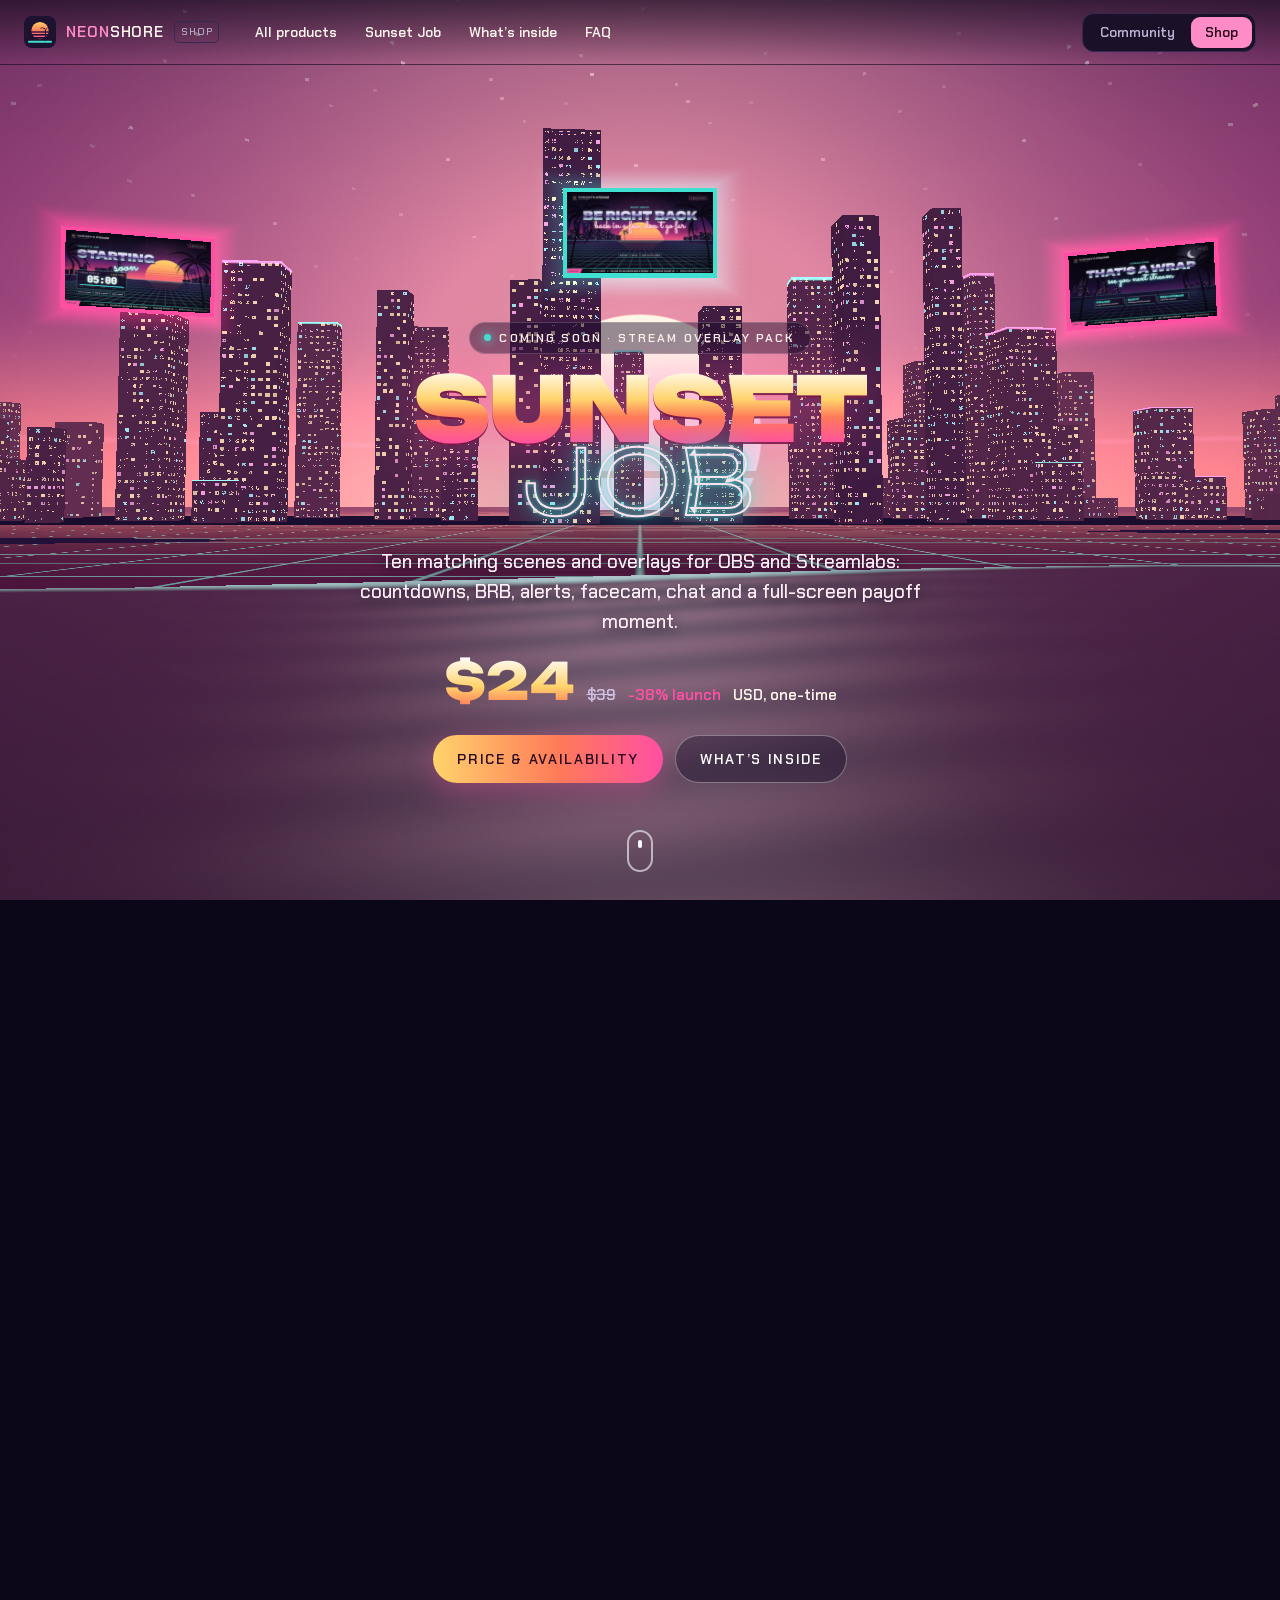
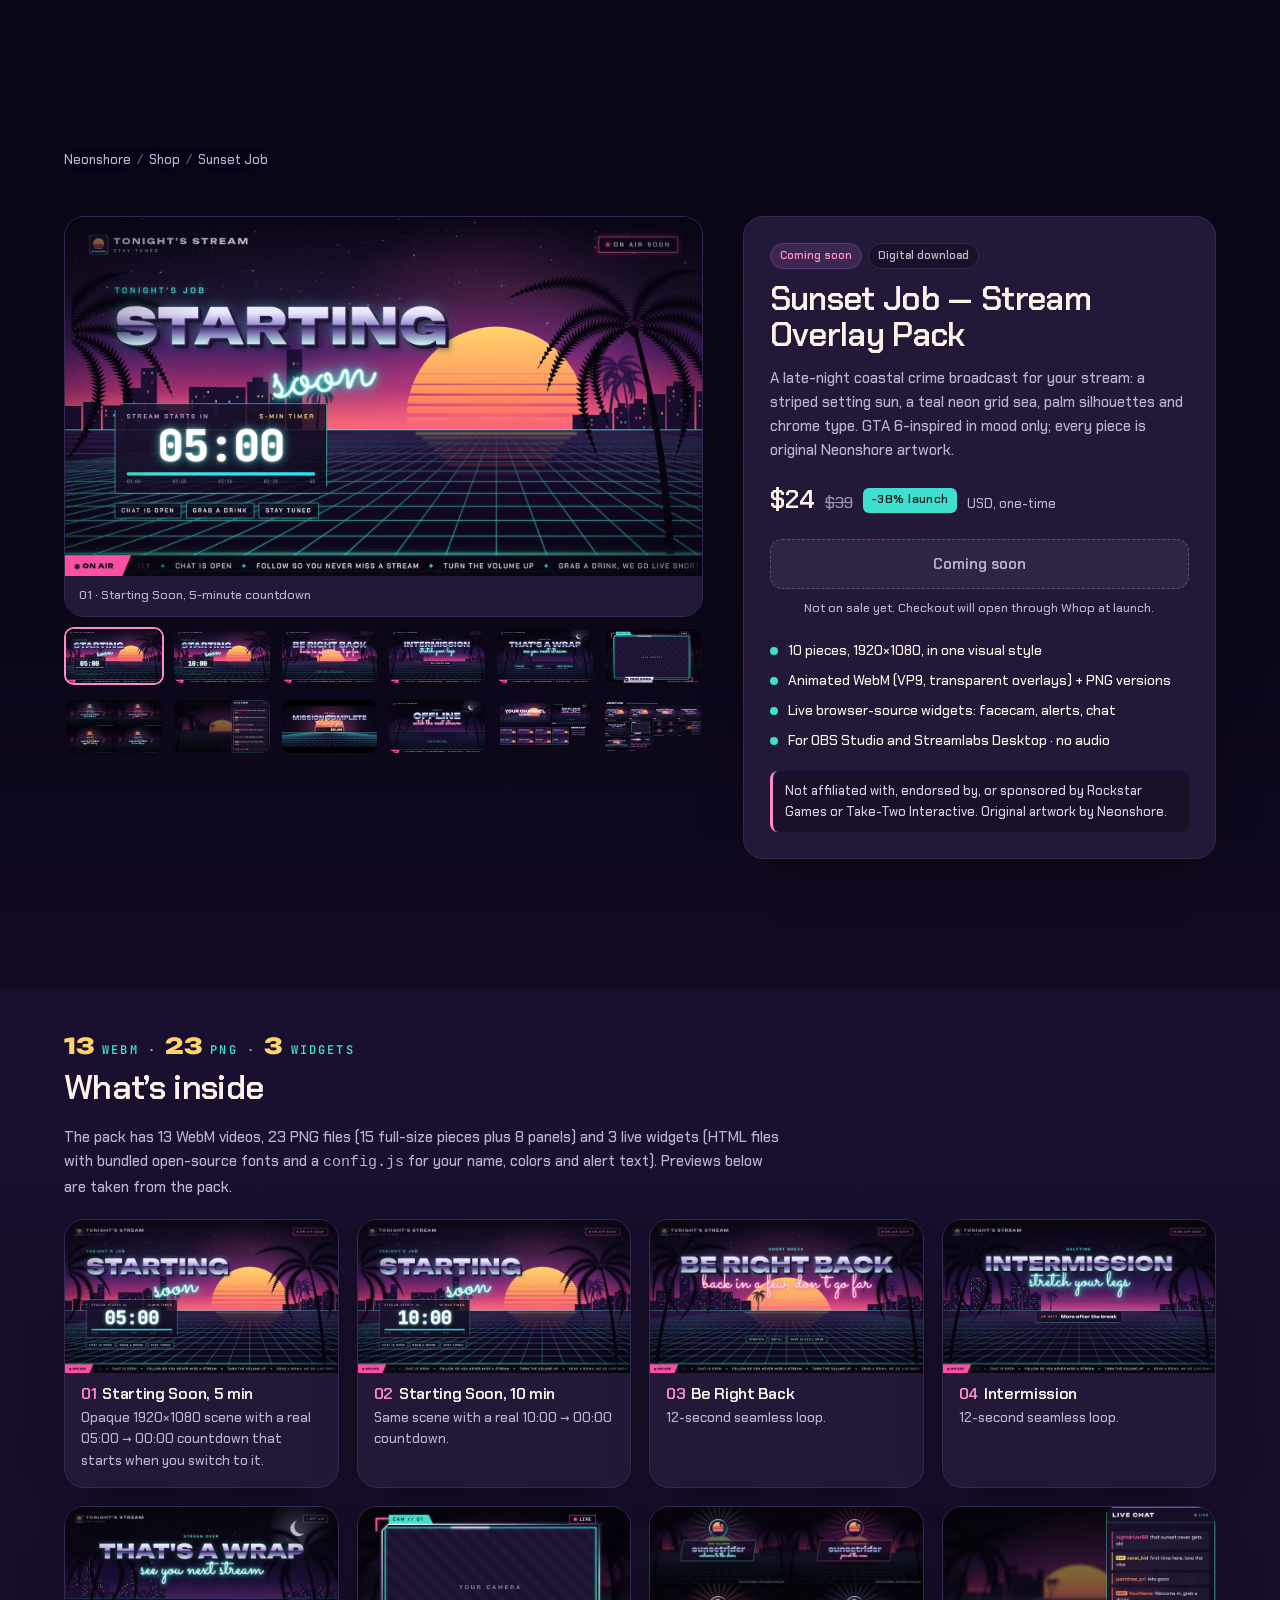
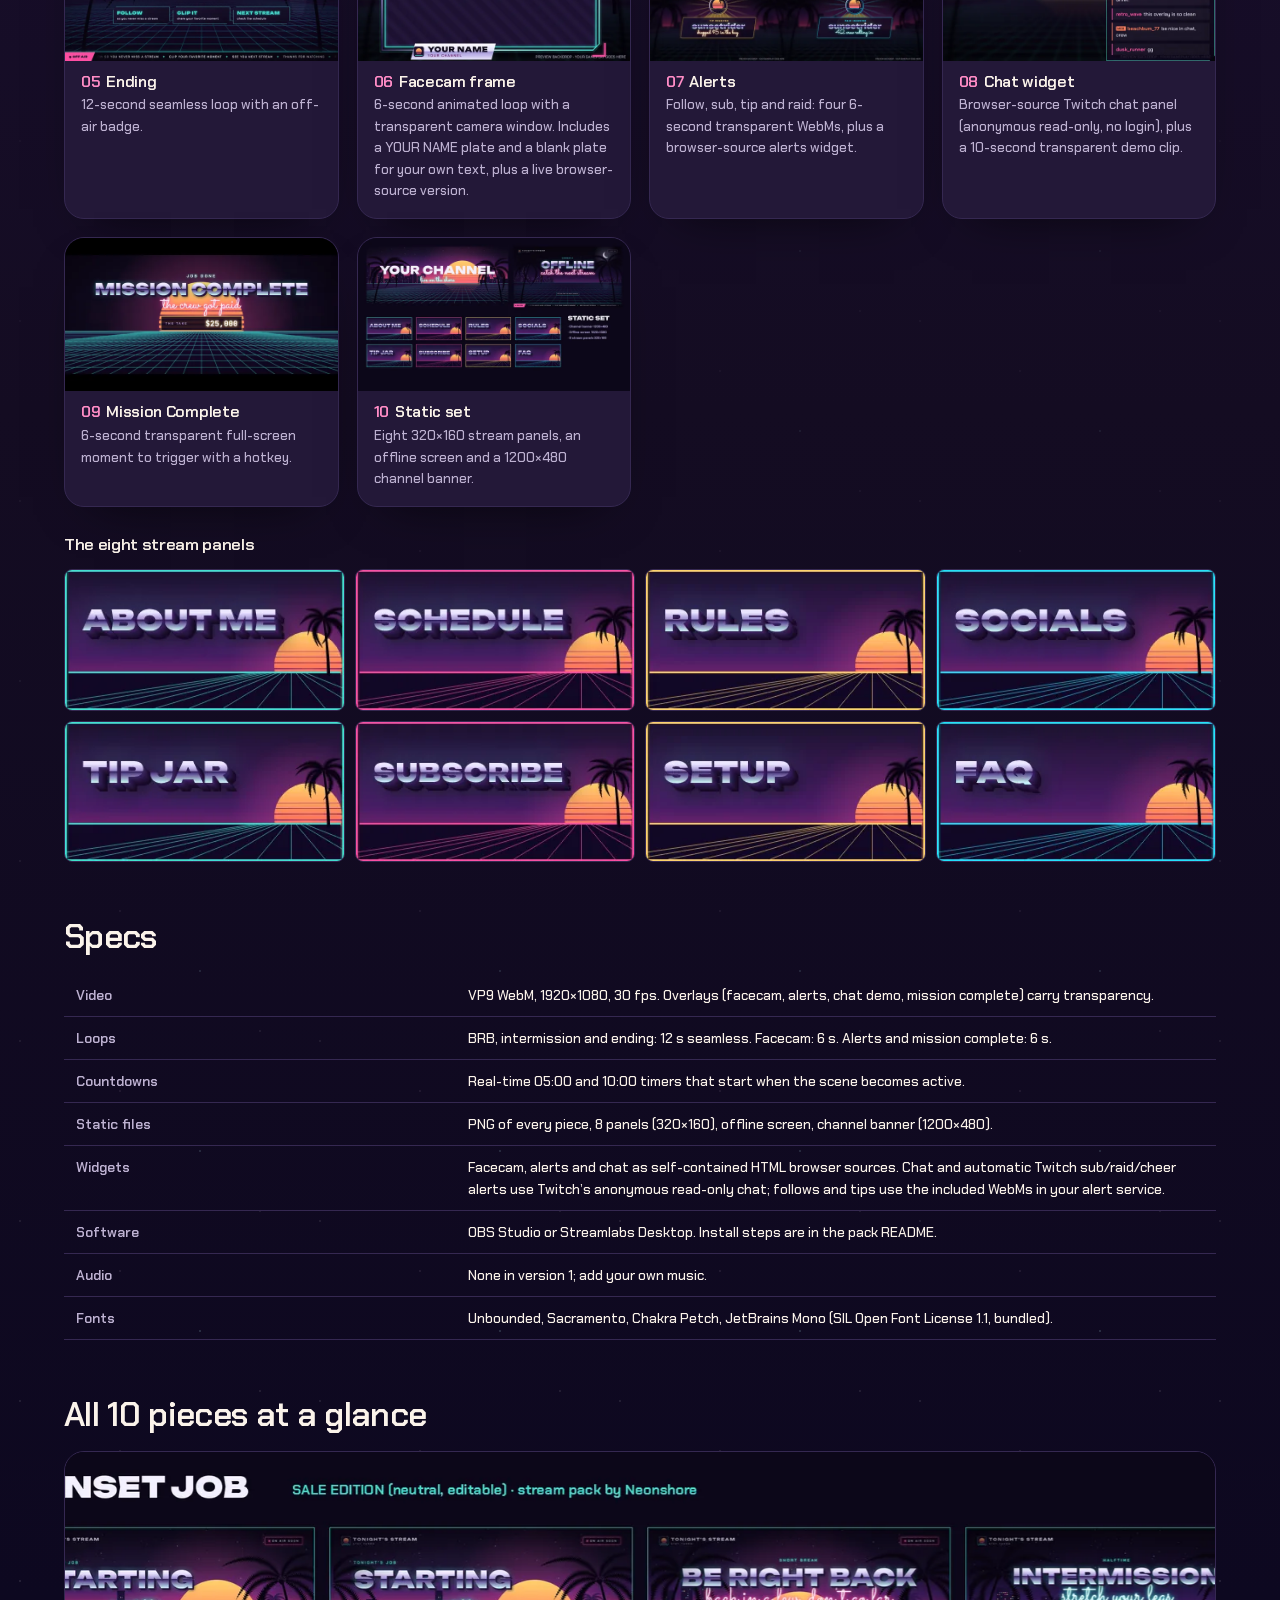
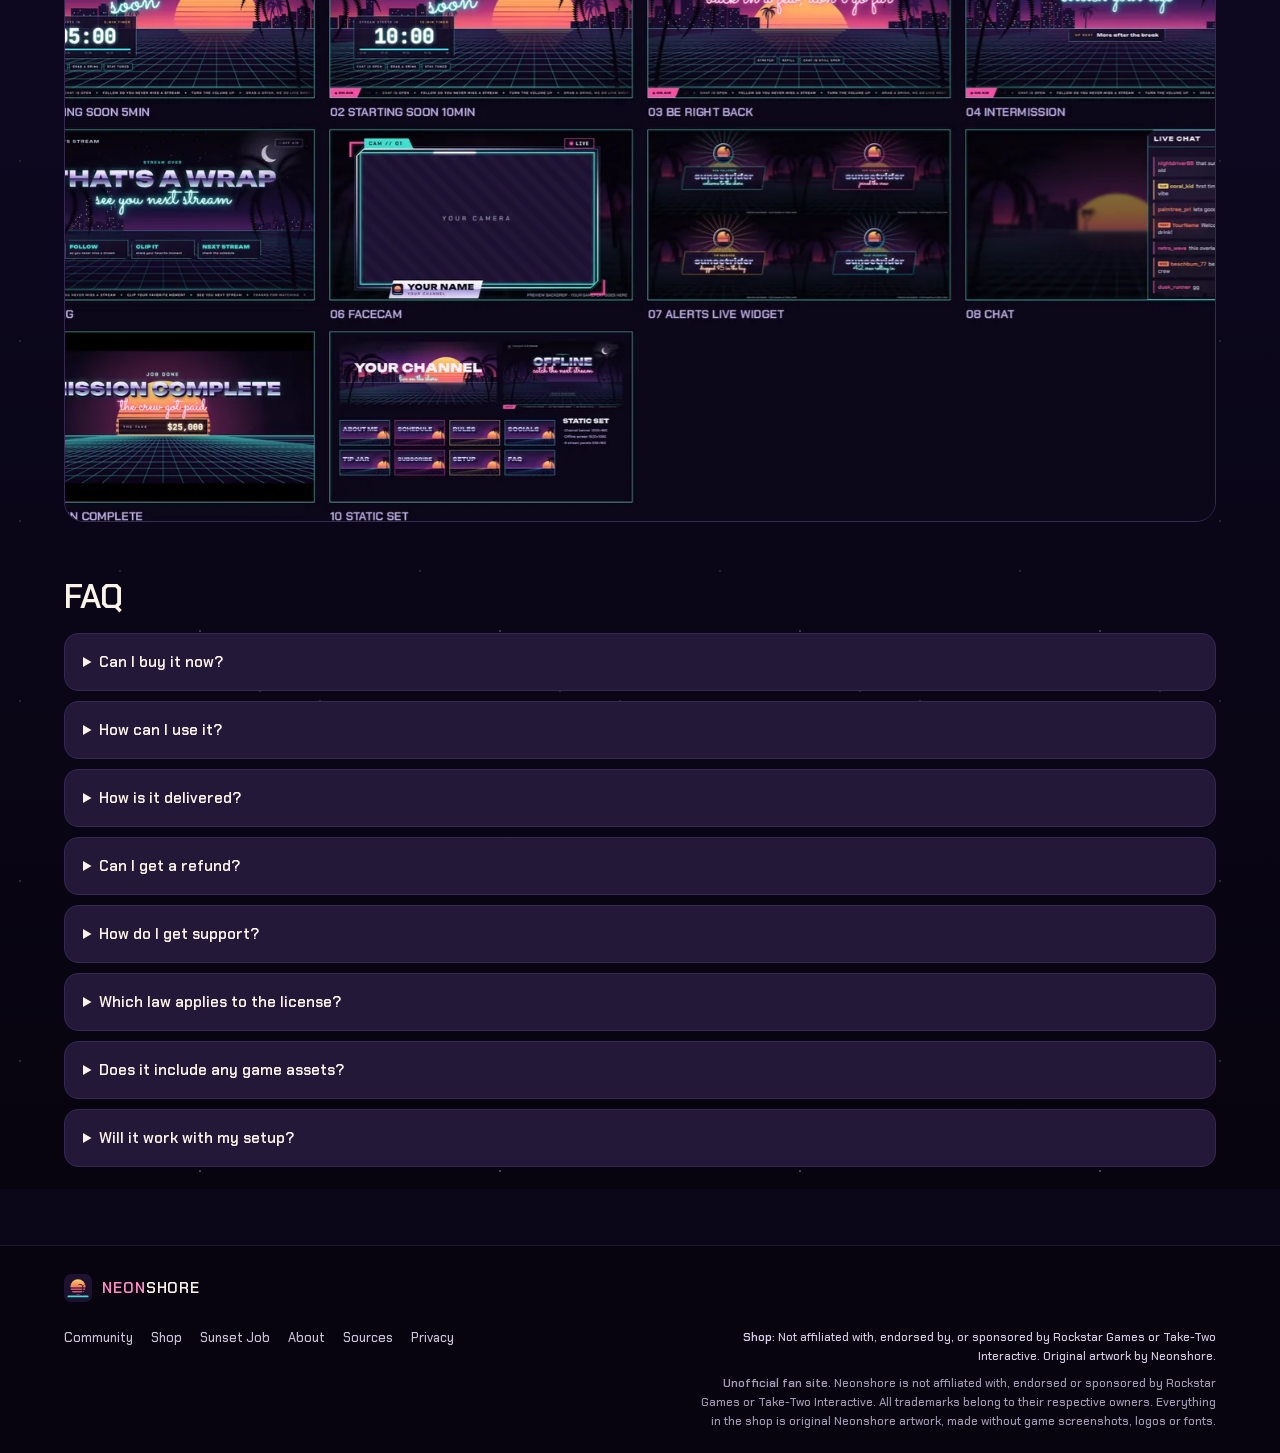
<file: shop/sunset-job/index.html>
<!doctype html>
<html lang="en">
<head>
  <meta charset="utf-8">
  <meta name="viewport" content="width=device-width, initial-scale=1">
  <title>Sunset Job — Stream Overlay Pack · Neonshore Shop</title>
  <meta name="description" content="Sunset Job is an original stream overlay pack by Neonshore: 10 matching pieces for OBS and Streamlabs, with countdown scenes, alerts, facecam frame, chat widget and panels. Coming soon.">
  <meta name="theme-color" content="#140c22">
  <meta property="og:title" content="Sunset Job — Stream Overlay Pack · Neonshore Shop">
  <meta property="og:description" content="Sunset Job is an original stream overlay pack by Neonshore: 10 matching pieces for OBS and Streamlabs, with countdown scenes, alerts, facecam frame, chat widget and panels. Coming soon.">
  <meta property="og:type" content="website">
  <link rel="icon" href="../../favicon.svg" type="image/svg+xml">
  <link rel="preload" href="../../assets/fonts/Unbounded-VariableFont_wght.woff2" as="font" type="font/woff2" crossorigin>
  <link rel="stylesheet" href="../../styles.css">
  <link rel="stylesheet" href="../../shop/shop.css">
  <link rel="stylesheet" href="../../assets/css/fx.css">
  <script>(function(){var d=document.documentElement,m=window.matchMedia,gl=false;try{var c=document.createElement('canvas');gl=!!(window.WebGLRenderingContext&&(c.getContext('webgl2')||c.getContext('webgl')));}catch(e){}d.classList.add('js');if(m&&m('(prefers-reduced-motion: reduce)').matches)d.classList.add('reduced-motion');if(!gl)d.classList.add('no-webgl');})();</script>
</head>
<body class="x3-page" data-hero3d="product" data-hero3d-panels="../img/sunset-job-01-starting-soon-5min-640.webp,../img/sunset-job-03-be-right-back-640.webp,../img/sunset-job-05-ending-640.webp,../img/sunset-job-06-facecam-640.webp,../img/sunset-job-07-alerts-live-widget-640.webp,../img/sunset-job-09-mission-complete-640.webp">
<a class="skip" href="#main">Skip to content</a>
<div class="x3-stage" aria-hidden="true">
  <canvas id="x3-scene"></canvas>
  <div class="x3-fallback"><div class="x3-fb-sun"></div><div class="x3-fb-sea"></div></div>
  <div class="x3-grain"></div>
</div>
<header class="hdr" id="top">
  <div class="hdr__in">
    <a class="brand" href="../../index.html" aria-label="Neonshore home">
      <img src="../../assets/logo.svg" alt="" width="32" height="32">
      <span class="brand__name">NEON<b>SHORE</b></span>
      <span class="beta">Shop</span>
    </a>
    <nav class="nav" id="nav" aria-label="Main">
      <ul class="nav__list">
        <li><a class="nav__link" href="../../shop/index.html">All products</a></li>
        <li><a class="nav__link" href="../../shop/sunset-job/index.html" aria-current="page">Sunset Job</a></li>
        <li><a class="nav__link" href="../../shop/sunset-job/index.html#inside">What’s inside</a></li>
        <li><a class="nav__link" href="../../shop/sunset-job/index.html#faq">FAQ</a></li>
      </ul>
      <ul class="nav__sections" aria-label="Site sections">
        <li><a href="../../index.html">Community</a></li>
        <li><a href="../../shop/index.html" aria-current="page">Shop</a></li>
      </ul>
    </nav>
    <button class="burger" aria-expanded="false" aria-controls="nav" aria-label="Open menu"><span></span><span></span><span></span></button>
  </div>
</header>

<main id="main">
  <section class="x3-hero x3-hero--product" id="hero" aria-labelledby="hero-title">
    <div class="x3-hero__pin">
      <p class="x3-chip" data-depth="2"><i></i>Coming soon · Stream overlay pack</p>
      <h1 class="x3-wordmark" id="hero-title" data-depth="1" aria-label="Sunset Job: Stream Overlay Pack"><span class="x3-wordmark__a" aria-hidden="true">Sunset</span><span class="x3-wordmark__b" aria-hidden="true">Job</span></h1>
      <p class="x3-hero__lede" data-depth="3">Ten matching scenes and overlays for OBS and Streamlabs: countdowns, BRB, alerts, facecam, chat and a full-screen payoff moment.</p>
      <p class="x3-price" data-x3-reveal><span class="x3-price__now">$<span class="x3-count" data-from="39" data-to="24">24</span></span><s><span class="sr-only">Regular price </span>$39</s><span class="x3-price__off">-38% launch</span><span>USD, one-time</span></p>
      <div class="x3-hero__cta" data-depth="4">
        <a class="x3-btn x3-btn--sun" href="#buy">Price &amp; availability</a>
        <a class="x3-btn x3-btn--ghost" href="#inside">What’s inside</a>
      </div>
      <a class="x3-cue" href="#buy" aria-label="Scroll to price and availability"><span></span></a>
    </div>
  </section>

  <div class="x3-first" id="buy">
  <div class="wrap">
    <nav class="crumbs" aria-label="Breadcrumb"><ol><li><a href="../../index.html">Neonshore</a></li><li><a href="../index.html">Shop</a></li><li aria-current="page">Sunset Job</li></ol></nav>
  </div>

  <section class="wrap prod" aria-labelledby="prod-title" data-x3-stagger>
    <div class="gallery">
      <figure class="gallery__main">
        <img id="gallery-img" src="../img/sunset-job-01-starting-soon-5min.webp" width="1600" height="900" alt="Starting Soon scene with a 05:00 countdown, chrome title, striped sun and neon grid sea">
        <figcaption id="gallery-cap" aria-live="polite">01 · Starting Soon, 5-minute countdown</figcaption>
      </figure>
      <ul class="thumbs" aria-label="Gallery">
          <li><button type="button" aria-pressed="true" data-full="../img/sunset-job-01-starting-soon-5min.webp" data-cap="01 · Starting Soon, 5-minute countdown" aria-label="Show 01 · Starting Soon, 5-minute countdown"><img src="../img/sunset-job-01-starting-soon-5min-640.webp" width="640" height="360" alt="Starting Soon scene with a 05:00 countdown, chrome title, striped sun and neon grid sea" loading="lazy"></button></li>
          <li><button type="button" aria-pressed="false" data-full="../img/sunset-job-02-starting-soon-10min.webp" data-cap="02 · Starting Soon, 10-minute countdown" aria-label="Show 02 · Starting Soon, 10-minute countdown"><img src="../img/sunset-job-02-starting-soon-10min-640.webp" width="640" height="360" alt="Starting Soon scene with a 10:00 countdown" loading="lazy"></button></li>
          <li><button type="button" aria-pressed="false" data-full="../img/sunset-job-03-be-right-back.webp" data-cap="03 · Be Right Back loop" aria-label="Show 03 · Be Right Back loop"><img src="../img/sunset-job-03-be-right-back-640.webp" width="640" height="360" alt="Be Right Back scene with neon script subtitle" loading="lazy"></button></li>
          <li><button type="button" aria-pressed="false" data-full="../img/sunset-job-04-intermission.webp" data-cap="04 · Intermission loop" aria-label="Show 04 · Intermission loop"><img src="../img/sunset-job-04-intermission-640.webp" width="640" height="360" alt="Intermission scene with chrome title over the sunset skyline" loading="lazy"></button></li>
          <li><button type="button" aria-pressed="false" data-full="../img/sunset-job-05-ending.webp" data-cap="05 · Ending loop" aria-label="Show 05 · Ending loop"><img src="../img/sunset-job-05-ending-640.webp" width="640" height="360" alt="Ending scene reading That’s a wrap with follow, clip and next-stream boxes" loading="lazy"></button></li>
          <li><button type="button" aria-pressed="false" data-full="../img/sunset-job-06-facecam.webp" data-cap="06 · Facecam frame with editable nameplate" aria-label="Show 06 · Facecam frame with editable nameplate"><img src="../img/sunset-job-06-facecam-640.webp" width="640" height="360" alt="Facecam frame with a transparent camera window, LIVE tag and YOUR NAME nameplate" loading="lazy"></button></li>
          <li><button type="button" aria-pressed="false" data-full="../img/sunset-job-07-alerts-live-widget.webp" data-cap="07 · Alerts: follow, sub, tip and raid" aria-label="Show 07 · Alerts: follow, sub, tip and raid"><img src="../img/sunset-job-07-alerts-live-widget-640.webp" width="640" height="360" alt="Four alert cards for a new follower, new subscriber, tip and raid" loading="lazy"></button></li>
          <li><button type="button" aria-pressed="false" data-full="../img/sunset-job-08-chat.webp" data-cap="08 · Live chat widget" aria-label="Show 08 · Live chat widget"><img src="../img/sunset-job-08-chat-640.webp" width="640" height="360" alt="Glass live chat panel on the right side of the screen" loading="lazy"></button></li>
          <li><button type="button" aria-pressed="false" data-full="../img/sunset-job-09-mission-complete.webp" data-cap="09 · Mission Complete full-screen moment" aria-label="Show 09 · Mission Complete full-screen moment"><img src="../img/sunset-job-09-mission-complete-640.webp" width="640" height="360" alt="Mission Complete full-screen overlay with a payout counter" loading="lazy"></button></li>
          <li><button type="button" aria-pressed="false" data-full="../img/sunset-job-10-offline.webp" data-cap="10 · Offline screen" aria-label="Show 10 · Offline screen"><img src="../img/sunset-job-10-offline-640.webp" width="640" height="360" alt="Offline screen with neon script subtitle" loading="lazy"></button></li>
          <li><button type="button" aria-pressed="false" data-full="../img/sunset-job-10-static-set.webp" data-cap="10 · Static set: banner, offline screen and panels" aria-label="Show 10 · Static set: banner, offline screen and panels"><img src="../img/sunset-job-10-static-set-640.webp" width="640" height="360" alt="Static set showing the channel banner, offline screen and eight stream panels" loading="lazy"></button></li>
          <li><button type="button" aria-pressed="false" data-full="../img/sunset-job-contact-sheet.webp" data-cap="All 10 pieces at a glance" aria-label="Show All 10 pieces at a glance"><img src="../img/sunset-job-contact-sheet-640.webp" width="640" height="350" alt="Contact sheet of all ten Sunset Job pieces" loading="lazy"></button></li>
      </ul>
    </div>

    <aside class="card buybox" aria-label="Price and availability">
      <div class="tags"><span class="tag tag--soon">Coming soon</span><span class="tag">Digital download</span></div>
      <h2 id="prod-title" class="prod__title" style="margin-top:12px">Sunset Job — Stream Overlay Pack</h2>
      <p class="muted lede">A late-night coastal crime broadcast for your stream: a striped setting sun, a teal neon grid sea, palm silhouettes and chrome type. GTA 6-inspired in mood only; every piece is original Neonshore artwork.</p>
      <p class="price"><span class="price__now">$24</span><s class="price__was"><span class="sr-only">Regular price </span>$39</s><span class="price__off">-38% launch</span><span class="price__once">USD, one-time</span></p>
      <!--
        LAUNCH SWITCH: the product is hidden / not launched, so this button is disabled on purpose.
        Only when the user explicitly says "launch", replace the <button> element below with:
          <a class="btn btn--pink buy" href="https://whop.com/checkout/plan_tcxdwXYYkaxUN" rel="noopener">Buy now — $24</a>
        Then also: remove the "Coming soon" tags (here and in shop/index.html), update the note under the button
        and the note in shop/index.html, and change the "Coming soon" chip in the 3D hero above.
        No JavaScript change is needed (shop.js and scrollfx.js have no purchase logic).
      -->
      <button class="btn buy" type="button" disabled aria-disabled="true">Coming soon</button>
      <p class="buy__note">Not on sale yet. Checkout will open through Whop at launch.</p>
      <ul class="facts">
        <li>10 pieces, 1920×1080, in one visual style</li>
        <li>Animated WebM (VP9, transparent overlays) + PNG versions</li>
        <li>Live browser-source widgets: facecam, alerts, chat</li>
        <li>For OBS Studio and Streamlabs Desktop · no audio</li>
      </ul>
      <p class="affil">Not affiliated with, endorsed by, or sponsored by Rockstar Games or Take-Two Interactive. Original artwork by Neonshore.</p>
    </aside>
  </section>
  </div><!-- /x3-first -->

  <div class="x3-solid">

  <section class="wrap psec" id="inside" aria-labelledby="inside-title">
    <div data-x3-reveal><p class="x3-kick"><b class="x3-count" data-to="13">13</b> WebM · <b class="x3-count" data-to="23">23</b> PNG · <b class="x3-count" data-to="3">3</b> widgets</p>
    <h2 id="inside-title">What’s inside</h2></div>
    <p class="muted" style="margin-bottom:20px;max-width:720px">The pack has 13 WebM videos, 23 PNG files (15 full-size pieces plus 8 panels) and 3 live widgets (HTML files with bundled open-source fonts and a <code>config.js</code> for your name, colors and alert text). Previews below are taken from the pack.</p>
    <ul class="pieces" data-x3-stagger>
      <li class="card piece"><img src="../img/sunset-job-01-starting-soon-5min-640.webp" width="640" height="360" alt="Sunset Job Starting Soon, 5 min" loading="lazy"><div><h3><span class="num">01</span>Starting Soon, 5 min</h3><p>Opaque 1920×1080 scene with a real 05:00 → 00:00 countdown that starts when you switch to it.</p></div></li>
      <li class="card piece"><img src="../img/sunset-job-02-starting-soon-10min-640.webp" width="640" height="360" alt="Sunset Job Starting Soon, 10 min" loading="lazy"><div><h3><span class="num">02</span>Starting Soon, 10 min</h3><p>Same scene with a real 10:00 → 00:00 countdown.</p></div></li>
      <li class="card piece"><img src="../img/sunset-job-03-be-right-back-640.webp" width="640" height="360" alt="Sunset Job Be Right Back" loading="lazy"><div><h3><span class="num">03</span>Be Right Back</h3><p>12-second seamless loop.</p></div></li>
      <li class="card piece"><img src="../img/sunset-job-04-intermission-640.webp" width="640" height="360" alt="Sunset Job Intermission" loading="lazy"><div><h3><span class="num">04</span>Intermission</h3><p>12-second seamless loop.</p></div></li>
      <li class="card piece"><img src="../img/sunset-job-05-ending-640.webp" width="640" height="360" alt="Sunset Job Ending" loading="lazy"><div><h3><span class="num">05</span>Ending</h3><p>12-second seamless loop with an off-air badge.</p></div></li>
      <li class="card piece"><img src="../img/sunset-job-06-facecam-640.webp" width="640" height="360" alt="Sunset Job Facecam frame" loading="lazy"><div><h3><span class="num">06</span>Facecam frame</h3><p>6-second animated loop with a transparent camera window. Includes a YOUR NAME plate and a blank plate for your own text, plus a live browser-source version.</p></div></li>
      <li class="card piece"><img src="../img/sunset-job-07-alerts-live-widget-640.webp" width="640" height="360" alt="Sunset Job Alerts" loading="lazy"><div><h3><span class="num">07</span>Alerts</h3><p>Follow, sub, tip and raid: four 6-second transparent WebMs, plus a browser-source alerts widget.</p></div></li>
      <li class="card piece"><img src="../img/sunset-job-08-chat-640.webp" width="640" height="360" alt="Sunset Job Chat widget" loading="lazy"><div><h3><span class="num">08</span>Chat widget</h3><p>Browser-source Twitch chat panel (anonymous read-only, no login), plus a 10-second transparent demo clip.</p></div></li>
      <li class="card piece"><img src="../img/sunset-job-09-mission-complete-640.webp" width="640" height="360" alt="Sunset Job Mission Complete" loading="lazy"><div><h3><span class="num">09</span>Mission Complete</h3><p>6-second transparent full-screen moment to trigger with a hotkey.</p></div></li>
      <li class="card piece"><img src="../img/sunset-job-10-static-set-640.webp" width="640" height="360" alt="Sunset Job Static set" loading="lazy"><div><h3><span class="num">10</span>Static set</h3><p>Eight 320×160 stream panels, an offline screen and a 1200×480 channel banner.</p></div></li>
    </ul>
    <h3 style="margin-top:28px;font-size:1.05rem">The eight stream panels</h3>
    <ul class="panels" data-x3-stagger>
<li><img src="../img/sunset-job-panel-01-about-me.webp" width="320" height="160" alt="About Me panel" loading="lazy"></li>
<li><img src="../img/sunset-job-panel-02-schedule.webp" width="320" height="160" alt="Schedule panel" loading="lazy"></li>
<li><img src="../img/sunset-job-panel-03-rules.webp" width="320" height="160" alt="Rules panel" loading="lazy"></li>
<li><img src="../img/sunset-job-panel-04-socials.webp" width="320" height="160" alt="Socials panel" loading="lazy"></li>
<li><img src="../img/sunset-job-panel-05-tip-jar.webp" width="320" height="160" alt="Tip Jar panel" loading="lazy"></li>
<li><img src="../img/sunset-job-panel-06-subscribe.webp" width="320" height="160" alt="Subscribe panel" loading="lazy"></li>
<li><img src="../img/sunset-job-panel-07-setup.webp" width="320" height="160" alt="Setup panel" loading="lazy"></li>
<li><img src="../img/sunset-job-panel-08-faq.webp" width="320" height="160" alt="Faq panel" loading="lazy"></li>
    </ul>
  </section>

  <section class="wrap psec" aria-labelledby="specs-title">
    <h2 id="specs-title">Specs</h2>
    <table class="specs" data-x3-reveal>
      <tbody>
        <tr><th scope="row">Video</th><td>VP9 WebM, 1920×1080, 30 fps. Overlays (facecam, alerts, chat demo, mission complete) carry transparency.</td></tr>
        <tr><th scope="row">Loops</th><td>BRB, intermission and ending: 12 s seamless. Facecam: 6 s. Alerts and mission complete: 6 s.</td></tr>
        <tr><th scope="row">Countdowns</th><td>Real-time 05:00 and 10:00 timers that start when the scene becomes active.</td></tr>
        <tr><th scope="row">Static files</th><td>PNG of every piece, 8 panels (320×160), offline screen, channel banner (1200×480).</td></tr>
        <tr><th scope="row">Widgets</th><td>Facecam, alerts and chat as self-contained HTML browser sources. Chat and automatic Twitch sub/raid/cheer alerts use Twitch’s anonymous read-only chat; follows and tips use the included WebMs in your alert service.</td></tr>
        <tr><th scope="row">Software</th><td>OBS Studio or Streamlabs Desktop. Install steps are in the pack README.</td></tr>
        <tr><th scope="row">Audio</th><td>None in version 1; add your own music.</td></tr>
        <tr><th scope="row">Fonts</th><td>Unbounded, Sacramento, Chakra Petch, JetBrains Mono (SIL Open Font License 1.1, bundled).</td></tr>
      </tbody>
    </table>
  </section>

  <section class="wrap psec" aria-labelledby="sheet-title">
    <h2 id="sheet-title">All 10 pieces at a glance</h2>
    <figure class="contact-sheet x3-parwrap" data-x3-reveal>
      <img data-x3-par="0.04" src="../img/sunset-job-contact-sheet.webp" width="1600" height="874" alt="Contact sheet of all ten Sunset Job pieces: starting soon 5 and 10 minutes, be right back, intermission, ending, facecam, alerts, chat, mission complete and the static set" loading="lazy">
      <figcaption>Original artwork by Neonshore.</figcaption>
    </figure>
  </section>

  <section class="wrap psec faq" id="faq" aria-labelledby="faq-title">
    <h2 id="faq-title" data-x3-reveal>FAQ</h2>
    <details><summary>Can I buy it now?</summary><div><p>Not yet. Sunset Job is coming soon, and the buy button is switched off until launch. The planned launch price is $24 one-time (regular price $39).</p></div></details>
    <details><summary>How can I use it?</summary><div><p>Summary of the pack’s license (the full terms ship as LICENSE.md in the download):</p><ul><li>Use it on your own streams, videos, VODs, clips, thumbnails and social posts, including monetized channels.</li><li>Edit it for your own channel: names, colors, labels, crops and timing.</li><li>No reselling, sharing, giving away or redistributing the files, edited or not.</li><li>Don’t use it to suggest you’re endorsed by a game publisher or brand, and don’t use the files to train AI models.</li></ul></div></details>
    <details><summary>How is it delivered?</summary><div><p>As a ZIP download through Whop at purchase, plus links to the live widgets.</p></div></details>
    <details><summary>Can I get a refund?</summary><div><p>Sunset Job is a digital product, so all sales are final: no refunds once the files have been downloaded or accessed.</p></div></details>
    <details><summary>How do I get support?</summary><div><p>Via your Whop purchase dashboard (buyer–seller messaging).</p></div></details>
    <details><summary>Which law applies to the license?</summary><div><p>The license terms are governed by the laws of Portugal.</p></div></details>
    <details><summary>Does it include any game assets?</summary><div><p>No. All artwork, animation and code are original Neonshore work. There are no game screenshots, logos or franchise fonts. Not affiliated with, endorsed by, or sponsored by Rockstar Games or Take-Two Interactive. Original artwork by Neonshore.</p></div></details>
    <details><summary>Will it work with my setup?</summary><div><p>The scenes and overlays are standard WebM and PNG files for OBS Studio and Streamlabs Desktop. The live widgets work as a Browser Source. Chat and automatic alerts read Twitch; on other platforms use the WebM and PNG files.</p></div></details>
  </section>
  </div><!-- /x3-solid -->
</main>
<footer class="ftr">
  <div class="wrap ftr__top">
    <a class="brand" href="#top" aria-label="Neonshore, back to top"><img src="../../assets/logo.svg" alt="" width="28" height="28"><span class="brand__name">NEON<b>SHORE</b></span></a>
  </div>
  <div class="wrap ftr__bot">
    <nav aria-label="Footer"><a href="../../index.html">Community</a><a href="../../shop/index.html">Shop</a><a href="../../shop/sunset-job/index.html">Sunset Job</a><a href="../../index.html#about">About</a><a href="../../sources.html">Sources</a><a href="../../index.html#privacy">Privacy</a></nav>
    <div>
      <p class="disclaimer shop-disclaimer"><b>Shop:</b> Not affiliated with, endorsed by, or sponsored by Rockstar Games or Take-Two Interactive. Original artwork by Neonshore.</p>
      <p class="disclaimer"><b>Unofficial fan site.</b> Neonshore is not affiliated with, endorsed or sponsored by Rockstar Games or Take-Two Interactive. All trademarks belong to their respective owners. Everything in the shop is original Neonshore artwork, made without game screenshots, logos or fonts.</p>
    </div>
  </div>
</footer>
<script src="../../shop/shop.js" defer></script>
<script type="module" src="../../assets/js/scrollfx.js"></script>
</body>
</html>
</file>
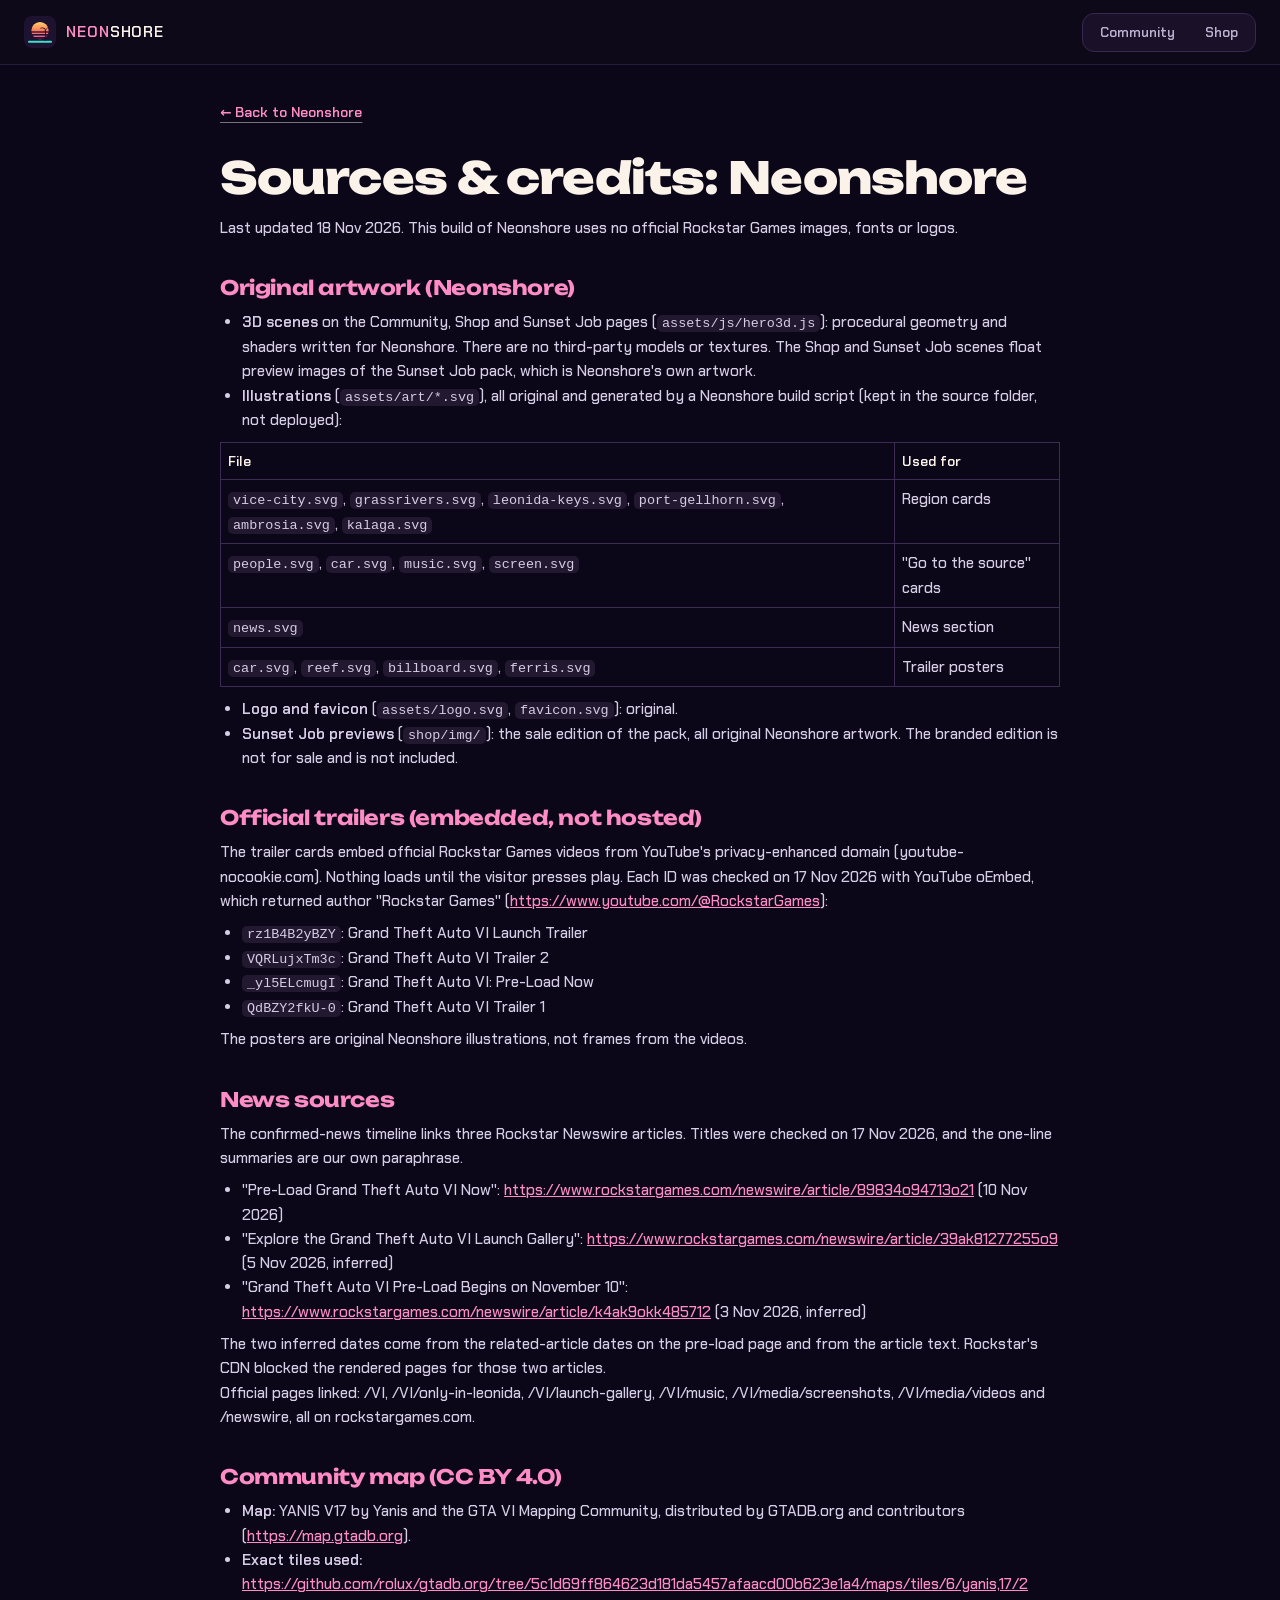
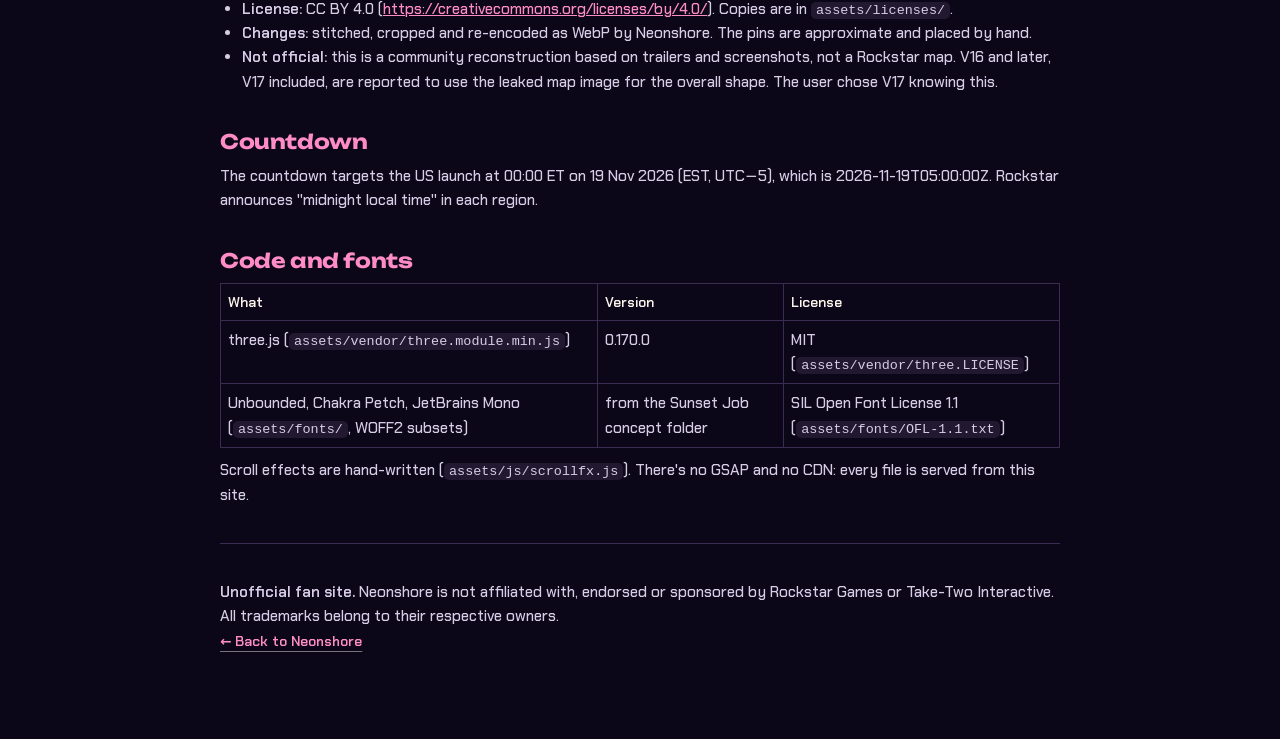
<file: sources.html>
<!doctype html>
<html lang="en"><head><meta charset="utf-8"><meta name="viewport" content="width=device-width, initial-scale=1">
<title>Sources &amp; credits · Neonshore</title><meta name="description" content="Sources, credits and licenses for Neonshore: original artwork, embedded official trailers, news sources, the CC BY 4.0 community map, fonts and three.js.">
<meta name="theme-color" content="#140c22"><link rel="icon" href="favicon.svg" type="image/svg+xml">
<link rel="stylesheet" href="styles.css"><link rel="stylesheet" href="assets/css/fx.css">
<style>.doc{max-width:880px;margin:0 auto;padding:40px 20px 80px;line-height:1.6;overflow-wrap:anywhere}.doc h1{font:800 clamp(28px,4vw,44px)/1.1 var(--x3-head);margin:20px 0 14px}.doc h2{font:700 1.25rem/1.2 var(--x3-head);margin:36px 0 10px;color:var(--pink)}.doc p,.doc li,.doc td{color:#d7cde6;font-size:.95rem}.doc ul{padding-left:22px;margin:8px 0;list-style:disc}.doc a{color:#ff8cc6}.doc code{background:#22182f;padding:1px 5px;border-radius:5px;font-size:.84rem}.doc table{border-collapse:collapse;width:100%;font-size:.86rem;margin:10px 0}.doc td,.doc th{border:1px solid #3a2c52;padding:7px;text-align:left;vertical-align:top}.doc hr{border:0;border-top:1px solid #3a2c52;margin:36px 0}.back{display:inline-block;margin-bottom:10px}</style>
</head><body class="x3-page">
<header class="hdr is-solid" id="top"><div class="hdr__in">
<a class="brand" href="index.html" aria-label="Neonshore home"><img src="assets/logo.svg" alt="" width="32" height="32"><span class="brand__name">NEON<b>SHORE</b></span></a>
<ul class="nav__sections" aria-label="Site sections"><li><a href="index.html">Community</a></li><li><a href="shop/index.html">Shop</a></li></ul>
</div></header>
<main class="doc" id="main" style="padding-top:100px"><a class="link back" href="index.html">← Back to Neonshore</a>
<h1>Sources &amp; credits: Neonshore</h1>
<p>Last updated 18 Nov 2026. This build of Neonshore uses no official Rockstar Games images, fonts or logos.</p>
<h2>Original artwork (Neonshore)</h2>
<ul>
<li><strong>3D scenes</strong> on the Community, Shop and Sunset Job pages (<code>assets/js/hero3d.js</code>): procedural geometry and shaders written for Neonshore. There are no third-party models or textures. The Shop and Sunset Job scenes float preview images of the Sunset Job pack, which is Neonshore's own artwork.</li>
<li><strong>Illustrations</strong> (<code>assets/art/*.svg</code>), all original and generated by a Neonshore build script (kept in the source folder, not deployed):</li>
</ul>
<table>
<thead>
<tr>
<th>File</th>
<th>Used for</th>
</tr>
</thead>
<tbody>
<tr>
<td><code>vice-city.svg</code>, <code>grassrivers.svg</code>, <code>leonida-keys.svg</code>, <code>port-gellhorn.svg</code>, <code>ambrosia.svg</code>, <code>kalaga.svg</code></td>
<td>Region cards</td>
</tr>
<tr>
<td><code>people.svg</code>, <code>car.svg</code>, <code>music.svg</code>, <code>screen.svg</code></td>
<td>"Go to the source" cards</td>
</tr>
<tr>
<td><code>news.svg</code></td>
<td>News section</td>
</tr>
<tr>
<td><code>car.svg</code>, <code>reef.svg</code>, <code>billboard.svg</code>, <code>ferris.svg</code></td>
<td>Trailer posters</td>
</tr>
</tbody>
</table>
<ul>
<li><strong>Logo and favicon</strong> (<code>assets/logo.svg</code>, <code>favicon.svg</code>): original.</li>
<li><strong>Sunset Job previews</strong> (<code>shop/img/</code>): the sale edition of the pack, all original Neonshore artwork. The branded edition is not for sale and is not included.</li>
</ul>
<h2>Official trailers (embedded, not hosted)</h2>
<p>The trailer cards embed official Rockstar Games videos from YouTube's privacy-enhanced domain (youtube-nocookie.com). Nothing loads until the visitor presses play. Each ID was checked on 17 Nov 2026 with YouTube oEmbed, which returned author "Rockstar Games" (<a href="https://www.youtube.com/@RockstarGames" target="_blank" rel="noopener">https://www.youtube.com/@RockstarGames</a>):</p>
<ul>
<li><code>rz1B4B2yBZY</code>: Grand Theft Auto VI Launch Trailer</li>
<li><code>VQRLujxTm3c</code>: Grand Theft Auto VI Trailer 2</li>
<li><code>_yl5ELcmugI</code>: Grand Theft Auto VI: Pre-Load Now</li>
<li><code>QdBZY2fkU-0</code>: Grand Theft Auto VI Trailer 1</li>
</ul>
<p>The posters are original Neonshore illustrations, not frames from the videos.</p>
<h2>News sources</h2>
<p>The confirmed-news timeline links three Rockstar Newswire articles. Titles were checked on 17 Nov 2026, and the one-line summaries are our own paraphrase.</p>
<ul>
<li>"Pre-Load Grand Theft Auto VI Now": <a href="https://www.rockstargames.com/newswire/article/89834o94713o21" target="_blank" rel="noopener">https://www.rockstargames.com/newswire/article/89834o94713o21</a> (10 Nov 2026)</li>
<li>"Explore the Grand Theft Auto VI Launch Gallery": <a href="https://www.rockstargames.com/newswire/article/39ak81277255o9" target="_blank" rel="noopener">https://www.rockstargames.com/newswire/article/39ak81277255o9</a> (5 Nov 2026, inferred)</li>
<li>"Grand Theft Auto VI Pre-Load Begins on November 10": <a href="https://www.rockstargames.com/newswire/article/k4ak9okk485712" target="_blank" rel="noopener">https://www.rockstargames.com/newswire/article/k4ak9okk485712</a> (3 Nov 2026, inferred)</li>
</ul>
<p>The two inferred dates come from the related-article dates on the pre-load page and from the article text. Rockstar's CDN blocked the rendered pages for those two articles.</p>
<p>Official pages linked: /VI, /VI/only-in-leonida, /VI/launch-gallery, /VI/music, /VI/media/screenshots, /VI/media/videos and /newswire, all on rockstargames.com.</p>
<h2>Community map (CC BY 4.0)</h2>
<ul>
<li><strong>Map:</strong> YANIS V17 by Yanis and the GTA VI Mapping Community, distributed by GTADB.org and contributors (<a href="https://map.gtadb.org" target="_blank" rel="noopener">https://map.gtadb.org</a>).</li>
<li><strong>Exact tiles used:</strong> <a href="https://github.com/rolux/gtadb.org/tree/5c1d69ff864623d181da5457afaacd00b623e1a4/maps/tiles/6/yanis,17/2" target="_blank" rel="noopener">https://github.com/rolux/gtadb.org/tree/5c1d69ff864623d181da5457afaacd00b623e1a4/maps/tiles/6/yanis,17/2</a></li>
<li><strong>License:</strong> CC BY 4.0 (<a href="https://creativecommons.org/licenses/by/4.0/" target="_blank" rel="noopener">https://creativecommons.org/licenses/by/4.0/</a>). Copies are in <code>assets/licenses/</code>.</li>
<li><strong>Changes:</strong> stitched, cropped and re-encoded as WebP by Neonshore. The pins are approximate and placed by hand.</li>
<li><strong>Not official:</strong> this is a community reconstruction based on trailers and screenshots, not a Rockstar map. V16 and later, V17 included, are reported to use the leaked map image for the overall shape. The user chose V17 knowing this.</li>
</ul>
<h2>Countdown</h2>
<p>The countdown targets the US launch at 00:00 ET on 19 Nov 2026 (EST, UTC−5), which is 2026-11-19T05:00:00Z. Rockstar announces "midnight local time" in each region.</p>
<h2>Code and fonts</h2>
<table>
<thead>
<tr>
<th>What</th>
<th>Version</th>
<th>License</th>
</tr>
</thead>
<tbody>
<tr>
<td>three.js (<code>assets/vendor/three.module.min.js</code>)</td>
<td>0.170.0</td>
<td>MIT (<code>assets/vendor/three.LICENSE</code>)</td>
</tr>
<tr>
<td>Unbounded, Chakra Petch, JetBrains Mono (<code>assets/fonts/</code>, WOFF2 subsets)</td>
<td>from the Sunset Job concept folder</td>
<td>SIL Open Font License 1.1 (<code>assets/fonts/OFL-1.1.txt</code>)</td>
</tr>
</tbody>
</table>
<p>Scroll effects are hand-written (<code>assets/js/scrollfx.js</code>). There's no GSAP and no CDN: every file is served from this site.</p>
<hr />
<p><strong>Unofficial fan site.</strong> Neonshore is not affiliated with, endorsed or sponsored by Rockstar Games or Take-Two Interactive. All trademarks belong to their respective owners.</p>
<a class="link back" href="index.html">← Back to Neonshore</a></main>
</body></html>
</file>
<file: styles.css>
:root{
  --bg:#140c22; --bg2:#1a1130; --card:#231838; --card2:#2a1e42; --line:#352851;
  --text:#fbf3ea; --muted:#bdb1d1; --pink:#ff8cc6; --pink2:#ff4fa3; --teal:#3fe0d0; --orange:#ffad5a;
  --blue:#5aa8ff; --violet:#b48cff; --green:#9be37a;
  --r:20px; --font:Sora,system-ui,-apple-system,"Segoe UI",Roboto,sans-serif;
}
*{box-sizing:border-box}
html{scroll-behavior:smooth;scroll-padding-top:76px}
@media (prefers-reduced-motion:reduce){html{scroll-behavior:auto}*{transition:none!important;animation:none!important}}
body{margin:0;background:var(--bg);color:var(--text);font:15px/1.6 var(--font);-webkit-font-smoothing:antialiased}
img,svg{display:block;max-width:100%}
a{color:inherit}
h1,h2,h3{margin:0;line-height:1.12;letter-spacing:-.02em}
p{margin:0}
ul,ol{list-style:none;margin:0;padding:0}
.wrap{max-width:1200px;margin:0 auto;padding-left:24px;padding-right:24px}
.sr-only{position:absolute;width:1px;height:1px;overflow:hidden;clip:rect(0 0 0 0);white-space:nowrap}
.skip{position:absolute;left:-999px;top:8px;z-index:99;background:var(--pink);color:#140c22;padding:8px 14px;border-radius:10px;font-weight:700}
.skip:focus{left:8px}
:focus-visible{outline:3px solid var(--teal);outline-offset:3px;border-radius:8px}
.muted{color:var(--muted)}
.fine{font-size:.72rem;color:#9a8fb0;margin-top:12px}
.card{background:var(--card);border-radius:var(--r);position:relative;overflow:hidden;box-shadow:0 20px 50px -30px rgba(0,0,0,.8)}
.dot{display:inline-block;width:7px;height:7px;border-radius:50%;margin-right:6px;vertical-align:middle}
.dot--pink{background:var(--pink2)}.dot--teal{background:var(--teal)}.dot--blue{background:var(--blue)}.dot--orange{background:var(--orange)}.dot--violet{background:var(--violet)}.dot--green{background:var(--green)}
.badge{display:inline-flex;align-items:center;gap:4px;font-size:.72rem;font-weight:600;background:rgba(20,12,34,.85);padding:5px 10px;border-radius:999px}
.exlbl{z-index:2;position:absolute;right:10px;bottom:10px;font-size:.66rem;font-weight:600;letter-spacing:.08em;text-transform:uppercase;background:rgba(20,12,34,.72);color:#fff;padding:3px 8px;border-radius:6px}
.extag,.ex-note{display:inline-block;font-size:.64rem;font-weight:700;letter-spacing:.08em;text-transform:uppercase;background:var(--orange);color:#2a1300;padding:2px 7px;border-radius:5px}
.ex{color:var(--orange);font-weight:600}
.eyebrow{color:var(--teal);font-weight:700;font-size:.78rem;letter-spacing:.04em;margin-bottom:10px}
.eyebrow--muted{color:var(--pink)}

/* Buttons & links */
.btn{display:inline-flex;align-items:center;gap:10px;padding:14px 22px;border-radius:12px;font-weight:600;text-decoration:none;border:0;cursor:pointer;font:600 .95rem var(--font);min-height:44px}
.btn--pink{background:var(--pink);color:#2a0b1c;box-shadow:0 10px 30px -10px rgba(255,140,198,.6)}
.btn--pink:hover{background:#ffa6d4}
.btn--sm{padding:9px 16px;font-size:.82rem;min-height:38px}
.btn-text{text-decoration:none;font-weight:600;font-size:.88rem;padding:8px 10px}
.link{font-weight:600;font-size:.85rem;text-decoration:underline;text-underline-offset:5px;text-decoration-color:rgba(251,243,234,.45);white-space:nowrap}
.link:hover{color:var(--pink);text-decoration-color:var(--pink)}

/* Header */
.hdr{position:sticky;top:0;z-index:50;background:rgba(16,10,26,.92);backdrop-filter:blur(14px);border-bottom:1px solid #261b3a}
.hdr__in{max-width:1440px;margin:0 auto;padding:0 24px;height:64px;display:flex;align-items:center;gap:24px}
.brand{display:flex;align-items:center;gap:10px;text-decoration:none;flex:none}
.brand__name{font-weight:800;font-size:.95rem;letter-spacing:.06em;color:var(--pink)}
.brand__name b{color:var(--text);font-weight:800}
.beta{font-size:.62rem;text-transform:uppercase;letter-spacing:.08em;border:1px solid var(--line);color:var(--muted);padding:2px 6px;border-radius:5px}
.nav{flex:1;display:flex;align-items:center;justify-content:space-between;gap:16px}
.nav__list{display:flex;align-items:center;gap:4px}
.nav__btn,.nav__link{display:inline-flex;align-items:center;gap:8px;padding:8px 12px;border-radius:10px;font:600 .86rem var(--font);color:var(--text);background:none;border:0;cursor:pointer;text-decoration:none;white-space:nowrap}
.nav__btn:hover,.nav__link:hover{background:rgba(255,255,255,.06)}
.nav__link--pill{background:#211733}
.dots{letter-spacing:-1px;color:var(--muted);font-size:.7rem}
.soon{font-size:.66rem;background:#3b2850;color:var(--pink);padding:2px 7px;border-radius:999px}
.chev{width:7px;height:7px;border-right:2px solid currentColor;border-bottom:2px solid currentColor;transform:rotate(45deg) translateY(-2px);opacity:.7;transition:.2s}
.nav__btn[aria-expanded=true] .chev{transform:rotate(-135deg) translateY(-1px)}
.ico{width:18px;height:18px;border-radius:5px;flex:none;display:inline-block}
.ico--compass{background:radial-gradient(circle,#fff 0 2px,transparent 3px),conic-gradient(var(--teal) 0 25%,#7a6a98 0 50%,var(--teal) 0 75%,#7a6a98 0);border-radius:50%}
.ico--map{background:linear-gradient(90deg,#9be37a 0 33%,#6fc48a 0 66%,#3fe0d0 0)}
.ico--radio{background:radial-gradient(circle at 50% 60%,var(--teal) 0 3px,transparent 4px),radial-gradient(circle at 50% 60%,transparent 0 6px,var(--teal) 6px 7.5px,transparent 8px);border-radius:50%}
.ico--news{background:linear-gradient(#fbf3ea 0 0) 4px 5px/10px 2px no-repeat,linear-gradient(#fbf3ea 0 0) 4px 9px/7px 2px no-repeat,linear-gradient(#fbf3ea 0 0) 4px 13px/9px 2px no-repeat,#5a8a6a}
.ico--film{background:linear-gradient(90deg,transparent 0 6px,#2a1e42 6px 7px,transparent 7px 11px,#2a1e42 11px 12px,transparent 12px),var(--orange)}
.dd{position:relative}
.dd__menu{position:absolute;top:calc(100% + 8px);left:0;min-width:210px;background:#1d1430;border:1px solid var(--line);border-radius:14px;padding:8px;display:none;box-shadow:0 20px 40px rgba(0,0,0,.5)}
.dd__menu.open{display:block}
.dd__menu a{display:block;padding:9px 12px;border-radius:8px;text-decoration:none;font-size:.88rem}
.dd__menu a:hover{background:rgba(255,255,255,.06);color:var(--pink)}
.nav__auth{display:flex;align-items:center;gap:8px}
.burger{display:none;margin-left:auto;width:44px;height:44px;border-radius:12px;border:1px solid var(--line);background:#1d1430;padding:12px 11px;cursor:pointer}
.burger span{display:block;height:2px;background:var(--text);border-radius:2px;margin:4px 0;transition:.2s}
.burger[aria-expanded=true] span:nth-child(1){transform:translateY(6px) rotate(45deg)}
.burger[aria-expanded=true] span:nth-child(2){opacity:0}
.burger[aria-expanded=true] span:nth-child(3){transform:translateY(-6px) rotate(-45deg)}

/* Hero */
.hero{display:grid;grid-template-columns:1.02fr 1fr;gap:48px;padding-top:40px;padding-bottom:72px;align-items:start}
.wordmark__svg{width:min(100%,440px);height:auto;margin-left:-4px}
.wordmark__sub{font-size:clamp(2.6rem,5vw,3.6rem);font-weight:300;line-height:1;margin:-6px 0 28px;display:flex;align-items:center;gap:14px}
.chip-ico{font-size:1.1rem;display:grid;place-items:center;width:40px;height:40px;border-radius:10px;background:#3a2852;border:1px solid #574275;color:var(--pink)}
.hero__title{font-size:clamp(2.2rem,4.4vw,3.5rem);font-weight:600;margin-bottom:18px}
.hero__title span{color:var(--pink)}
.hero__intro{color:#ddd3ea;max-width:470px;font-size:1rem}
.hero__line{color:var(--pink);font-weight:600;font-size:.82rem;margin:14px 0 24px}
.search{display:flex;align-items:center;background:#2e2244;border-radius:14px;padding:0 8px 0 16px;max-width:520px;height:54px;border:1px solid transparent}
.search:focus-within{border-color:var(--pink)}
.search__ico{width:14px;height:14px;border:2px solid var(--muted);border-radius:50%;position:relative;flex:none}
.search__ico::after{content:"";position:absolute;width:6px;height:2px;background:var(--muted);right:-6px;bottom:-3px;transform:rotate(45deg)}
.search input{flex:1;background:none;border:0;color:var(--text);font:400 .95rem var(--font);padding:0 14px;height:100%;min-width:0}
.search input::placeholder{color:#a397b9}
.search input:focus{outline:none}
.search button{background:none;border:0;color:var(--text);font-size:1.2rem;width:40px;height:40px;border-radius:10px;cursor:pointer}
.search button:hover{background:rgba(255,255,255,.08)}
.hero__ctas{display:flex;align-items:center;gap:22px;margin:18px 0 22px;flex-wrap:wrap}
.hero__stats{display:flex;gap:18px;align-items:center;flex-wrap:wrap;font-size:.82rem;color:var(--muted)}
.hero__stats b{color:var(--text)}
.hero__note{font-size:.74rem;color:#9a8fb0;margin:8px 0 22px;max-width:320px}
.discover{display:inline-flex;align-items:center;gap:14px;background:#211733;padding:10px 10px 10px 14px;border-radius:10px;text-decoration:none;font-size:.8rem;font-weight:600}
.discover span{display:grid;place-items:center;width:24px;height:24px;border-radius:6px;background:var(--green);color:#14220c}
.hero__right{padding-top:56px}
.atlas__map{position:relative;aspect-ratio:4/3;background:#0d2440}
.atlas__map svg{width:100%;height:100%}
.atlas__map .badge{position:absolute;top:14px;left:14px;z-index:2}
.atlas__hint{position:absolute;top:46px;left:14px;z-index:2;font-size:.68rem;background:rgba(40,30,62,.9);padding:6px 10px;border-radius:8px;max-width:130px;line-height:1.35}
.mpin{position:absolute;left:var(--x);top:var(--y);width:22px;height:22px;transform:translate(-50%,-100%);border:0;padding:0;cursor:pointer;background:none}
.mpin::before{content:"";position:absolute;inset:0;border-radius:50% 50% 50% 0;transform:rotate(-45deg);background:var(--c);box-shadow:0 4px 10px rgba(0,0,0,.5),inset 0 -3px 0 rgba(0,0,0,.2)}
.mpin::after{content:"";position:absolute;left:7px;top:6px;width:8px;height:8px;border-radius:50%;background:rgba(255,255,255,.75)}
.mpin[aria-pressed=true]::before{outline:3px solid #fff;outline-offset:2px}
.mpin--pink{--c:var(--pink2)}.mpin--teal{--c:var(--teal)}.mpin--blue{--c:var(--blue)}.mpin--orange{--c:var(--orange)}.mpin--violet{--c:var(--violet)}.mpin--green{--c:var(--green)}
.atlas__foot{display:flex;align-items:center;justify-content:space-between;gap:12px;padding:18px 20px}
.atlas__foot h2{font-size:1.3rem;font-weight:600}
.atlas__foot p{font-size:.78rem;color:var(--muted)}
.credit{font-size:.66rem;color:#9a8fb0;margin:10px 2px 14px}
.count{padding:20px}
.count__head{display:flex;justify-content:space-between;align-items:baseline;gap:10px;margin-bottom:14px}
.count__head h2{font-size:1.05rem;font-weight:600}
.count__date{color:var(--orange);font-size:.78rem;font-weight:600}
.count__grid{display:grid;grid-template-columns:repeat(4,1fr);gap:10px}
.count__grid div{background:#1a1129;border-radius:12px;text-align:center;padding:14px 4px 10px}
.count__grid b{display:block;font-size:clamp(1.6rem,3vw,2.2rem);font-weight:600;line-height:1.1;font-variant-numeric:tabular-nums}
.count__grid span{font-size:.68rem;color:var(--muted)}
.count__note{font-size:.76rem;color:var(--muted);margin-top:14px}
.count__note b{color:var(--orange);font-weight:600}
.count__fine{font-size:.68rem;color:#9a8fb0;margin-top:4px}

/* Sections */
.sec{padding-top:56px;padding-bottom:56px}
.sec__head{display:flex;justify-content:space-between;align-items:flex-end;gap:20px;margin-bottom:28px}
.sec h2{font-size:clamp(2rem,4vw,2.8rem);font-weight:600}
.sec__aside{color:var(--muted);font-size:.85rem}

/* Placeholder scenes (original CSS/SVG art) */
.sc{position:relative;overflow:hidden}
.sc::after{content:"";position:absolute;inset:auto 0 0 0;height:70%;background-repeat:repeat-x;background-position:bottom;background-size:auto 100%}
.sc--city,.sc--city2{background:radial-gradient(circle at 70% 70%,#ffd36b 0 9%,transparent 10%),linear-gradient(180deg,#3b1a5e,#c2477d 60%,#ff9c6b)}
.sc--city::after,.sc--city2::after{background-image:url("data:image/svg+xml,%3Csvg xmlns='http://www.w3.org/2000/svg' viewBox='0 0 200 100'%3E%3Cpath fill='%23170c26' d='M0 100V60h12V40h10v20h8V25h14v35h6V50h10v-20h12v70h4V45h12V20h6v25h8v55h6V55h14V35h10v65h8V60h12V48h10v52z'/%3E%3C/svg%3E")}
.sc--swamp,.sc--swamp2{background:linear-gradient(180deg,#1b3a4a,#3f7d73 55%,#b6c99a)}
.sc--swamp::after,.sc--swamp2::after{background-image:url("data:image/svg+xml,%3Csvg xmlns='http://www.w3.org/2000/svg' viewBox='0 0 200 100'%3E%3Cpath fill='%230e2420' d='M0 100V80c10-4 20 2 30-2s20-6 30 0 25 4 40-2 30 2 50-2 30 0 50 4v22z'/%3E%3Cpath stroke='%230e2420' stroke-width='2' d='M20 80V55M24 80V60M28 80V50M140 78V52M145 78V58M150 78V48M170 80V60'/%3E%3C/svg%3E")}
.sc--keys,.sc--keys2{background:linear-gradient(180deg,#ffb38a,#ff7fa8 40%,#3fc8d8 41%,#1d6f9a)}
.sc--keys::after,.sc--keys2::after{height:50%;background-image:url("data:image/svg+xml,%3Csvg xmlns='http://www.w3.org/2000/svg' viewBox='0 0 200 100'%3E%3Cpath fill='%23113248' d='M0 20h200v3H0z'/%3E%3Cpath fill='%23113248' d='M10 23h3v14h-3zM50 23h3v14h-3zM90 23h3v14h-3zM130 23h3v14h-3zM170 23h3v14h-3z'/%3E%3Cellipse cx='160' cy='70' rx='30' ry='6' fill='%232f7a68'/%3E%3C/svg%3E")}
.sc--port,.sc--port2{background:linear-gradient(180deg,#2a1b47,#7a3f8a 50%,#ff9c6b)}
.sc--port::after,.sc--port2::after{background-image:url("data:image/svg+xml,%3Csvg xmlns='http://www.w3.org/2000/svg' viewBox='0 0 200 100'%3E%3Cpath fill='%23170c26' d='M0 100V75h200v25z'/%3E%3Crect x='40' y='30' width='4' height='45' fill='%23170c26'/%3E%3Crect x='22' y='14' width='40' height='18' rx='3' fill='%23ff4fa3'/%3E%3Crect x='26' y='18' width='32' height='10' rx='2' fill='%23170c26'/%3E%3Crect x='100' y='55' width='80' height='20' fill='%23170c26'/%3E%3C/svg%3E")}
.sc--industry{background:linear-gradient(180deg,#2a2040,#6a5a8a 50%,#e3a36b)}
.sc--industry::after{background-image:url("data:image/svg+xml,%3Csvg xmlns='http://www.w3.org/2000/svg' viewBox='0 0 200 100'%3E%3Cpath fill='%23170c26' d='M0 100V70h20V30h6v40h14V40h6v30h30V55h40V20h8v50h20V45h8v25h48v30z'/%3E%3C/svg%3E")}
.sc--forest{background:linear-gradient(180deg,#203a5a,#5f8d7a 55%,#d9c38a)}
.sc--forest::after{background-image:url("data:image/svg+xml,%3Csvg xmlns='http://www.w3.org/2000/svg' viewBox='0 0 200 100'%3E%3Cpath fill='%23122a22' d='M0 100V70L15 40 30 70l10-25 15 30 10-35 15 35 12-28 14 28 10-40 16 40 12-22 12 22 14-30 15 30v30z'/%3E%3C/svg%3E")}

/* Regions */
.regions{display:grid;grid-template-columns:repeat(3,1fr);gap:20px}
.rcard__img{aspect-ratio:16/9}
.rcard__body{padding:18px 20px 22px;border-top:1px solid var(--line);position:relative;min-height:128px}
.tagd{display:inline-block;font-size:.68rem;font-weight:600;background:#1a1129;padding:4px 9px;border-radius:999px;margin-bottom:10px}
.rcard h3{font-size:1.25rem;font-weight:600;margin-bottom:6px}
.rcard p{font-size:.8rem;color:var(--muted);max-width:82%}
.arrow{position:absolute;right:18px;bottom:18px;width:30px;height:30px;display:grid;place-items:center;border-radius:9px;background:#3a2c52;text-decoration:none;font-size:.85rem;transform:rotate(0)}
.arrow:hover{background:var(--pink);color:#2a0b1c}

/* Files */
.files{display:grid;grid-template-columns:repeat(4,1fr);gap:20px}
.fcard{display:flex;flex-direction:column;justify-content:flex-end;min-height:200px;padding:16px;text-decoration:none;transition:transform .2s}
.fcard:hover{transform:translateY(-4px)}
.fcard__art{position:absolute;inset:0;opacity:.55;transition:opacity .2s}
.fcard:hover .fcard__art{opacity:.8}
.fcard--a .fcard__art{background:radial-gradient(circle at 70% 30%,rgba(255,140,198,.45),transparent 55%)}
.fcard--b .fcard__art{background:radial-gradient(circle at 30% 30%,rgba(63,224,208,.4),transparent 55%)}
.fcard--c .fcard__art{background:radial-gradient(circle at 70% 40%,rgba(255,173,90,.4),transparent 55%)}
.fcard--d .fcard__art{background:radial-gradient(circle at 40% 30%,rgba(180,140,255,.45),transparent 55%)}
.fcard__t{position:relative;display:flex;justify-content:space-between;align-items:center;font-size:1.2rem;font-weight:600}
.fcard__s{position:relative;font-size:.74rem;color:var(--muted);margin-top:4px}
.fi{width:18px;height:18px;border:2px solid var(--pink);display:inline-block;border-radius:4px}
.fi--person{border-radius:50% 50% 4px 4px}
.fi--car{border-radius:8px 8px 3px 3px;height:12px}
.fi--pad{border-radius:8px;height:13px;width:22px}
.fi--img{background:linear-gradient(135deg,transparent 55%,var(--pink) 56%)}

/* Record */
.record{display:grid;grid-template-columns:1fr 1.1fr;gap:56px;align-items:start}
.record h2{margin-bottom:14px}
.record__left .muted{max-width:340px;margin-bottom:16px}
.record__feature{margin-top:26px;aspect-ratio:16/10;background:radial-gradient(circle at 30% 30%,rgba(255,140,198,.35),transparent 55%),radial-gradient(circle at 80% 80%,rgba(63,224,208,.25),transparent 50%),#1d1430}
.timeline{position:relative;display:grid;gap:16px;padding-left:28px}
.timeline::before{content:"";position:absolute;left:5px;top:10px;bottom:10px;width:2px;background:linear-gradient(var(--pink2),transparent)}
.timeline li{position:relative;background:var(--card);border-radius:14px;padding:16px 18px}
.timeline li::before{content:"";position:absolute;left:-28px;top:20px;width:12px;height:12px;border-radius:50%;background:var(--pink2);box-shadow:0 0 0 4px var(--bg)}
.timeline time{font-size:.7rem;color:var(--muted)}
.timeline h3{font-size:1.15rem;font-weight:600;margin:4px 0 8px;max-width:85%}
.src{font-size:.72rem;color:#d7cde6}
.timeline .extag{position:absolute;top:14px;right:14px}

/* Media */
.media{display:grid;grid-template-columns:1fr 1fr;gap:20px}
.mcard__img{aspect-ratio:16/8.5;position:relative}
.mcard__img .pill{position:absolute;top:14px;left:14px;font-size:.7rem;background:rgba(20,12,34,.85);padding:4px 10px;border-radius:999px;z-index:2}
.play{position:absolute;left:50%;top:50%;transform:translate(-50%,-50%);width:64px;height:64px;border-radius:50%;display:grid;place-items:center;background:rgba(255,140,198,.92);color:#2a0b1c;font-size:1.4rem;padding-left:4px;z-index:2;box-shadow:0 10px 40px rgba(0,0,0,.4)}
.mcard__img .exlbl{z-index:2}
.mcard__body{padding:20px}
.mcard__k{font-size:.68rem;color:var(--green);font-weight:700;letter-spacing:.04em;margin-bottom:6px}
.mcard h3{font-size:1.3rem;font-weight:600;margin-bottom:8px}
.mcard .muted{font-size:.82rem;margin-bottom:14px}

/* Community */
.join{display:grid;grid-template-columns:1fr 1fr;gap:40px;align-items:center;padding:36px 30px}
.join .badge{background:#1a1129;margin-bottom:16px}
.join h2{margin-bottom:12px}
.hl{color:var(--orange)}
.join .muted{margin-bottom:14px;max-width:420px}
.join label{display:block;font-size:.8rem;font-weight:600;margin-bottom:8px}
.join__row{display:flex;gap:8px}
.join__row input{flex:1;min-width:0;height:48px;border-radius:12px;border:1px solid #4c3a68;background:#1a1129;color:var(--text);padding:0 14px;font:400 .9rem var(--font)}
.join__row input:focus{outline:2px solid var(--pink);outline-offset:1px}

/* Footer */
.ftr{background:#0c0a12;border-top:1px solid #1e1a2a;margin-top:56px;padding:28px 0 24px}
.ftr__top{display:flex;justify-content:space-between;align-items:center;gap:16px}
.socials{display:flex;gap:10px}
.socials a{display:grid;place-items:center;width:40px;height:40px;border-radius:10px;border:1px solid #2e2840;background:#14111c;text-decoration:none;font-size:.72rem;font-weight:700}
.socials a:hover{border-color:var(--pink);color:var(--pink)}
.ftr__bot{display:flex;justify-content:space-between;gap:24px;margin-top:26px;align-items:flex-start}
.ftr__bot nav{display:flex;gap:18px;flex-wrap:wrap}
.ftr__bot nav a{font-size:.8rem;color:#c9c1d8;text-decoration:none}
.ftr__bot nav a:hover{color:var(--pink)}
.disclaimer{font-size:.74rem;color:#a39bb5;max-width:520px;text-align:right}

/* Responsive */
@media (max-width:1180px){
  .nav__btn .ico,.nav__link .ico{display:none}
}
@media (max-width:1024px){
  .burger{display:block}
  .nav{position:absolute;top:64px;left:0;right:0;height:calc(100vh - 64px);height:calc(100dvh - 64px);background:#130c20;flex-direction:column;align-items:stretch;justify-content:flex-start;padding:16px 20px 28px;overflow-y:auto;display:none}
  .nav.open{display:flex}
  .nav__list{flex-direction:column;align-items:stretch;gap:2px}
  .nav__btn,.nav__link{width:100%;justify-content:flex-start;padding:14px 12px;font-size:1rem}
  .nav__btn .chev{margin-left:auto}
  .nav__btn .ico,.nav__link .ico{display:inline-block}
  .dd__menu{position:static;box-shadow:none;border:0;background:#1a1129;margin:2px 0 8px}
  .nav__auth{border-top:1px solid var(--line);padding-top:18px;margin-top:12px}
  .nav__auth .btn{flex:1;justify-content:center}
  body.menu-open{overflow:hidden}
  .hero{grid-template-columns:1fr;gap:28px}
  .hero__right{padding-top:0}
  .files{grid-template-columns:1fr 1fr}
  .record{grid-template-columns:1fr;gap:32px}
}
@media (max-width:760px){
  .regions{grid-template-columns:1fr 1fr}
  .media{grid-template-columns:1fr}
  .join{grid-template-columns:1fr;gap:24px;padding:28px 20px}
  .ftr__bot{flex-direction:column}
  .disclaimer{text-align:left}
}
@media (max-width:560px){
  .wrap{padding-left:18px;padding-right:18px}
  .hdr__in{padding:0 16px}
  .beta{display:none}
  .hero{padding-top:22px}
  .wordmark__svg{width:100%}
  .wordmark__sub{margin-bottom:22px}
  .regions,.files{grid-template-columns:1fr}
  .fcard{min-height:130px}
  .sec__head{flex-direction:column;align-items:flex-start;gap:10px}
  .join__row{flex-direction:column}
  .join__row input{flex:none;width:100%}
  .join__row .btn{justify-content:center}
  .count__grid{gap:6px}
  .hero__ctas{gap:16px}
  .hero__ctas .btn{width:100%;justify-content:center}
  .ftr__top{flex-direction:column;align-items:flex-start}
}

/* Official media update: credits are real text beneath every image. */
.official-figure{margin:0;position:relative;display:block;overflow:hidden}
.official-figure img{display:block;width:100%;height:auto;object-fit:cover;aspect-ratio:16/9}
.official-figure figcaption{display:block;padding:7px 12px;background:#1a1129;color:#d0c4df;font-size:.62rem;line-height:1.5;letter-spacing:0;font-weight:400}
.atlas__map{aspect-ratio:1440/2320;max-height:none;background:#2c67a4}
.atlas__map img.real-map{width:100%;height:100%;object-fit:contain;display:block}
.hero__right{padding-top:56px}
.atlas__map .badge{top:10px;left:10px;font-size:.62rem}
.atlas__hint{top:40px;left:10px;max-width:126px;font-size:.6rem}
.map-credit{font-size:.67rem;line-height:1.65;margin-bottom:18px}
.map-credit a{color:var(--pink);text-underline-offset:2px}
.mpin{width:28px;height:28px}
.mpin::after{left:10px;top:9px}
.folder-photo{margin:-16px -16px 14px}
.folder-photo img{height:140px;aspect-ratio:auto}
.folder-photo figcaption{font-size:.58rem;padding:6px 10px}
.fcard{justify-content:flex-start}
.fcard__t{margin-top:auto}
.media-photo .pill{position:absolute;top:12px;left:12px;z-index:2;background:#140c22d9;padding:4px 10px;border-radius:99px;font-size:.7rem}
.media-photo .play{top:44%}
.record__feature{aspect-ratio:auto}
.record__feature img{height:auto}
@media(max-width:1024px){.hero__right{padding-top:0}.atlas__map{max-width:520px;margin:auto}.atlas{background:#2c67a4}.atlas__foot{background:var(--card)}}
@media(max-width:560px){.folder-photo img{height:180px}.official-figure figcaption{font-size:.63rem}.atlas__map .badge{font-size:.58rem}.atlas__hint{max-width:100px;font-size:.58rem}}
.atlas__map{aspect-ratio:4/3.6;display:flex;justify-content:center;align-items:stretch}
.map-stage{position:relative;height:100%;aspect-ratio:1440/2320}
.map-stage img.real-map{width:100%;height:100%;object-fit:fill}
@media(max-width:1024px){.atlas__map{max-width:none;aspect-ratio:4/4.2}}
.count__out{font-size:1.4rem;font-weight:700;color:var(--green);padding:18px 0}
.count__grid[hidden],.count__out[hidden]{display:none}
.count__head{flex-wrap:wrap}

/* ---- cleanup pass: search results, trailers, community links, about ---- */
.search{position:relative}
.search__results{position:absolute;left:0;right:0;top:calc(100% + 6px);list-style:none;margin:0;padding:6px;background:#22182f;border:1px solid #4c3a68;border-radius:14px;z-index:30;box-shadow:0 20px 50px rgba(0,0,0,.5)}
.search__hit{display:flex;gap:10px;align-items:baseline;width:100%;text-align:left;background:none;border:0;color:var(--text);font:400 .9rem var(--font);padding:9px 10px;border-radius:9px;cursor:pointer}
.search__hit:hover,.search__hit.on{background:#3a2c52}
.search__k{font-size:.64rem;font-weight:700;letter-spacing:.08em;text-transform:uppercase;color:var(--pink);min-width:86px}
.search__none{padding:10px;color:var(--muted);font-size:.85rem}
.search__msg{min-height:1.2em;margin:6px 0 0}
.yt{position:relative;display:block;width:100%;aspect-ratio:16/9;padding:0;border:0;background:none;cursor:pointer}
.yt img{width:100%;height:100%;object-fit:cover;display:block}
.yt:hover .play,.yt:focus-visible .play{transform:translate(-50%,-50%) scale(1.08)}
.media-photo .yt .play{top:50%}
.yt__frame{display:block;width:100%;aspect-ratio:16/9;height:auto;border:0;background:#000}
.playing .pill{display:none}
button.arrow{border:0;color:var(--text);cursor:pointer;font:inherit}
.timeline a.src{display:inline-block;margin-top:6px;color:#d7cde6}
.timeline a.src:hover{color:var(--pink)}
.tl__txt{font-size:.82rem;margin:6px 0 0}
.comm-links{list-style:none;margin:0;padding:0;display:grid;gap:10px}
.comm-link{display:block;padding:14px 16px;border-radius:14px;background:#1a1129;border:1px solid #3a2c52;text-decoration:none;transition:border-color .2s}
.comm-link:hover{border-color:var(--pink)}
.comm-link b{display:block;font-size:.95rem}
.comm-link span{display:block;font-size:.78rem;color:var(--muted);margin-top:3px}
.about__grid{display:grid;grid-template-columns:repeat(3,1fr);gap:16px}
.about__card{padding:22px}
.about__card h2{font-size:1.15rem;margin-bottom:8px}
.about__card .muted{font-size:.86rem;margin-bottom:10px}
@media (max-width:860px){.about__grid{grid-template-columns:1fr}}
@keyframes flash{0%{box-shadow:0 0 0 0 rgba(255,140,198,.9)}100%{box-shadow:0 0 0 14px rgba(255,140,198,0)}}
.flash{animation:flash 1.1s ease-out 2}

/* Site sections switch (Community | Shop), used on every page */
.nav__sections{display:flex;align-items:center;gap:2px;background:#1a1129;border:1px solid var(--line);border-radius:12px;padding:3px}
.nav__sections a{display:inline-flex;align-items:center;gap:6px;padding:7px 14px;border-radius:9px;font:600 .84rem var(--font);text-decoration:none;color:var(--muted);white-space:nowrap}
.nav__sections a:hover{color:var(--text);background:rgba(255,255,255,.06)}
.nav__sections a[aria-current=page]{background:var(--pink);color:#2a0b1c}
@media (max-width:1024px){
  .nav .nav__sections{order:-1;margin-bottom:14px}
  .nav .nav__sections li{flex:1}
  .nav .nav__sections a{width:100%;justify-content:center;padding:12px;font-size:.95rem}
}
.hdr__in>.nav__sections{margin-left:auto}
@media (max-width:560px){.hdr__in>.nav__sections a{padding:7px 10px}}
</file>
<file: assets/css/fx.css>
/* Neonshore shared 3D/scroll FX layer. Prefixed x3- so it never collides with styles.css.
   Fonts: SIL OFL 1.1 (assets/fonts/OFL-1.1.txt). */
@font-face{font-family:"Unbounded";src:url(../fonts/Unbounded-VariableFont_wght.woff2) format("woff2");font-weight:200 900;font-display:swap}
@font-face{font-family:"Chakra Petch";src:url(../fonts/ChakraPetch-Medium.woff2) format("woff2");font-weight:400 500;font-display:swap}
@font-face{font-family:"Chakra Petch";src:url(../fonts/ChakraPetch-SemiBold.woff2) format("woff2");font-weight:600 800;font-display:swap}
@font-face{font-family:"JetBrains Mono";src:url(../fonts/JetBrainsMono-VariableFont_wght.woff2) format("woff2");font-weight:100 800;font-display:swap}

:root{--x3-p:0;--x3-mx:0;--x3-my:0;--x3-night:#0b0718;--x3-sun1:#ffd36b;--x3-sun2:#ff7a59;--x3-pink:#ff4fa3;--x3-cyan:#3fe0d0;
  --x3-head:"Unbounded",system-ui,sans-serif;--x3-hud:"Chakra Petch",system-ui,sans-serif;--x3-mono:"JetBrains Mono",ui-monospace,monospace}
/* all type is vendored now (no Google Fonts request) */
.x3-page{--font:"Chakra Petch",system-ui,-apple-system,"Segoe UI",Roboto,sans-serif;background:transparent}
html:has(.x3-page){background:var(--x3-night)}

/* ---------- stage ---------- */
.x3-stage{position:fixed;inset:0;z-index:-1;overflow:hidden;background:linear-gradient(180deg,#2a1450 0%,#7a2a78 38%,#ff6f6f 58%,#ffb36b 64%,#2b1846 65%,#120a24 100%)}
.x3-stage canvas{position:absolute;inset:0;width:100%;height:100%;display:block}
.x3-fallback{position:absolute;inset:0;display:none}
.no-webgl .x3-stage canvas,.x3-stage.is-fallback canvas{display:none}
.no-webgl .x3-fallback,.x3-stage.is-fallback .x3-fallback{display:block}
.x3-fb-sun{position:absolute;left:50%;top:22%;width:min(52vw,460px);aspect-ratio:1;border-radius:50%;transform:translate(-50%,calc(var(--x3-p)*40%));
  background:linear-gradient(#ffe48a,#ff8a5b 55%,#ff4fa3);filter:drop-shadow(0 0 50px #ff6fa0);
  -webkit-mask:linear-gradient(#000 52%,transparent 52% 56%,#000 56% 64%,transparent 64% 69%,#000 69% 76%,transparent 76% 82%,#000 82%);
  mask:linear-gradient(#000 52%,transparent 52% 56%,#000 56% 64%,transparent 64% 69%,#000 69% 76%,transparent 76% 82%,#000 82%)}
.x3-fb-city{position:absolute;left:0;right:0;bottom:35%;height:22%;background:url(../art/vice-city.svg) center bottom/cover;opacity:0}
.x3-fb-sea{position:absolute;left:0;right:0;bottom:0;height:35%;background:repeating-linear-gradient(90deg,transparent 0 79px,rgba(63,224,208,.25) 79px 80px),linear-gradient(#2b1846,#0b0718)}
.x3-grain{position:absolute;inset:0;pointer-events:none;opacity:.07;mix-blend-mode:overlay;
  background-image:url("data:image/svg+xml,%3Csvg xmlns='http://www.w3.org/2000/svg' width='160' height='160'%3E%3Cfilter id='n'%3E%3CfeTurbulence baseFrequency='.9' numOctaves='2'/%3E%3C/filter%3E%3Crect width='100%25' height='100%25' filter='url(%23n)'/%3E%3C/svg%3E")}
.x3-stage::after{content:"";position:absolute;inset:0;pointer-events:none;
  background:radial-gradient(120% 90% at 50% 40%,transparent 40%,rgba(8,4,20,calc(.35 + var(--x3-p)*.4)) 100%)}

/* header floats over the hero, turns solid once past it */
.x3-page .hdr{position:fixed;left:0;right:0;background:linear-gradient(180deg,rgba(11,7,24,.6),rgba(11,7,24,0));border-bottom-color:transparent;backdrop-filter:none;transition:background .3s,border-color .3s}
.x3-page .hdr.is-solid{background:rgba(16,10,26,.92);backdrop-filter:blur(14px);border-bottom-color:#261b3a}

/* ---------- hero (pinned) ---------- */
.x3-hero{height:210vh;position:relative}
.x3-hero__pin{position:sticky;top:0;height:100vh;height:100svh;display:flex;flex-direction:column;align-items:center;justify-content:center;text-align:center;padding:84px 20px 64px;
  opacity:max(0,calc(1 - var(--x3-p)*2.4));filter:blur(calc(var(--x3-p)*14px))}
/* layered parallax: each layer rises at its own speed and sways against the mouse */
[data-depth]{--k:calc(var(--depth,1)*0.5);transform:translate3d(calc(var(--x3-mx)*var(--k)*-8px),calc(var(--x3-p)*-130px*var(--k) + var(--x3-my)*var(--k)*-6px),0)}
[data-depth="1"]{--depth:1}[data-depth="2"]{--depth:2}[data-depth="3"]{--depth:3}[data-depth="4"]{--depth:4}
.x3-chip{display:inline-flex;align-items:center;gap:8px;margin:0;font:600 12px/1 var(--x3-hud);letter-spacing:.18em;text-transform:uppercase;padding:9px 14px;border-radius:999px;
  background:rgba(20,10,40,.45);border:1px solid rgba(255,255,255,.18);backdrop-filter:blur(6px)}
.x3-chip i{width:7px;height:7px;border-radius:50%;background:var(--x3-cyan);box-shadow:0 0 10px var(--x3-cyan);animation:x3-pulse 2s infinite}
@keyframes x3-pulse{50%{opacity:.35}}
.x3-wordmark{margin:18px 0 6px;font:900 clamp(56px,13.5vw,210px)/.82 var(--x3-head);letter-spacing:-.035em;text-transform:uppercase;display:flex;flex-direction:column;align-items:center;scale:calc(1 + var(--x3-p)*.25)}
.x3-wordmark__a{display:block;background:linear-gradient(180deg,#fff9e6 0%,#ffd36b 38%,#ff7a59 62%,#ff4fa3 100%);-webkit-background-clip:text;background-clip:text;color:transparent;
  filter:drop-shadow(0 2px 0 rgba(122,23,71,.9)) drop-shadow(0 0 28px rgba(255,79,163,.45))}
.x3-wordmark__b{display:block;font-weight:300;letter-spacing:.06em;color:transparent;-webkit-text-stroke:2px #ffe1ef;filter:drop-shadow(0 0 14px rgba(63,224,208,.9)) drop-shadow(0 0 2px #3fe0d0)}
.x3-hero__lede{max-width:600px;margin:22px auto 0;font:500 clamp(16px,1.6vw,19px)/1.6 var(--x3-hud);color:#fff0f7;text-shadow:0 1px 14px rgba(20,8,40,.85)}
.x3-hero__cta{display:flex;gap:12px;flex-wrap:wrap;justify-content:center;margin-top:28px}
.x3-btn{display:inline-flex;align-items:center;justify-content:center;min-height:48px;padding:0 24px;border-radius:999px;font:700 14px/1 var(--x3-hud);letter-spacing:.12em;text-transform:uppercase;text-decoration:none;border:0;transition:transform .2s,box-shadow .2s,background .2s}
.x3-btn--sun{color:#2a0d22;background:linear-gradient(90deg,var(--x3-sun1),var(--x3-sun2) 55%,var(--x3-pink));box-shadow:0 8px 30px rgba(255,79,163,.35)}
.x3-btn--sun:hover{transform:translateY(-2px);box-shadow:0 12px 40px rgba(255,79,163,.55)}
.x3-btn--ghost{color:#fff;background:rgba(20,10,40,.4);border:1px solid rgba(255,255,255,.35);backdrop-filter:blur(6px)}
.x3-btn--ghost:hover{background:rgba(255,255,255,.12)}
.x3-hud{position:absolute;left:clamp(16px,4vw,48px);bottom:34px;display:grid;grid-template-columns:auto auto;gap:4px 14px;text-align:left;font:500 11px/1.3 var(--x3-mono);letter-spacing:.08em;text-transform:uppercase;opacity:.85}
.x3-hud span{color:#cdbfe0}.x3-hud b{color:var(--x3-cyan);font-weight:500}
.x3-cue{position:absolute;bottom:28px;left:50%;translate:-50% 0;width:26px;height:42px;border:2px solid rgba(255,255,255,.6);border-radius:14px}
.x3-cue span{position:absolute;left:50%;top:8px;width:4px;height:8px;margin-left:-2px;border-radius:2px;background:#fff;animation:x3-cue 1.6s infinite}
@keyframes x3-cue{60%{transform:translateY(12px);opacity:0}100%{opacity:0}}

/* ---------- first section: What is Neonshore ---------- */
.x3-about{position:relative;padding:12vh clamp(16px,5vw,64px) 16vh;margin-top:-30vh}
.x3-about::before{content:"";position:absolute;inset:0;pointer-events:none;background:linear-gradient(180deg,rgba(11,7,24,0) 0%,rgba(11,7,24,.55) 22%,rgba(11,7,24,.8) 62%,var(--bg,#140c22) 100%)}
.x3-about__in{position:relative;max-width:1180px;margin:0 auto}
.x3-eyebrow{text-shadow:0 0 12px #0b0718,0 0 4px #0b0718;font:600 12px/1 var(--x3-mono);letter-spacing:.22em;text-transform:uppercase;color:var(--x3-cyan);margin:0 0 18px}
.x3-about h2{font:800 clamp(34px,5.2vw,72px)/1 var(--x3-head);letter-spacing:-.03em;margin:0;text-wrap:balance;text-shadow:0 4px 40px rgba(11,7,24,.6)}
.x3-about__lede{max-width:700px;font:500 clamp(17px,1.5vw,20px)/1.6 var(--x3-hud);color:#efe6ff;margin:24px 0 0;text-shadow:0 1px 18px rgba(11,7,24,.9)}
.x3-pillars{display:grid;grid-template-columns:repeat(3,1fr);gap:18px;margin-top:56px}
.x3-pillar{position:relative;display:flex;flex-direction:column;padding:28px 26px 26px;border-radius:22px;text-decoration:none;
  background:linear-gradient(160deg,rgba(43,24,80,.62),rgba(16,9,34,.74));border:1px solid rgba(255,255,255,.12);
  backdrop-filter:blur(14px) saturate(1.2);-webkit-backdrop-filter:blur(14px) saturate(1.2);box-shadow:inset 0 1px 0 rgba(255,255,255,.12),0 30px 60px -30px rgba(0,0,0,.7);
  transition:border-color .3s}
.x3-pillar:hover{border-color:rgba(255,211,107,.55)}
.x3-pillar__ico{width:52px;height:52px;border-radius:14px;display:grid;place-items:center;background:rgba(255,79,163,.14);border:1px solid rgba(255,79,163,.4)}
.x3-pillar__ico svg{width:28px;height:28px;fill:none;stroke:var(--x3-sun1);stroke-width:2;stroke-linecap:round;stroke-linejoin:round}
.x3-pillar h3{font:700 20px/1.2 var(--x3-head);margin:20px 0 8px;letter-spacing:-.01em}
.x3-pillar p{margin:0 0 18px;color:#cdbfe0;font:500 16px/1.55 var(--x3-hud)}
.x3-pillar__go{margin-top:auto;font:600 13px/1 var(--x3-hud);letter-spacing:.1em;text-transform:uppercase;color:var(--x3-sun1)}
.x3-stats{display:grid;grid-template-columns:repeat(4,1fr);margin:56px 0 0;border-top:1px solid rgba(255,255,255,.14);border-bottom:1px solid rgba(255,255,255,.14)}
.x3-stats>div{display:flex;flex-direction:column-reverse;padding:26px 22px;border-left:1px solid rgba(255,255,255,.1)}
.x3-stats>div:first-child{border-left:0}
.x3-stats dt{font:600 11px/1.4 var(--x3-mono);letter-spacing:.16em;text-transform:uppercase;color:#cdbfe0}
.x3-stats dd{margin:0 0 6px;font:800 clamp(40px,5vw,68px)/1 var(--x3-head);letter-spacing:-.03em;background:linear-gradient(180deg,#fff,var(--x3-sun1) 60%,var(--x3-sun2));-webkit-background-clip:text;background-clip:text;color:transparent}

/* reveal (hidden only when JS runs and motion is allowed) */
.js:not(.reduced-motion) .x3-reveal{opacity:0;transform:translate3d(0,48px,0);transition:opacity .9s cubic-bezier(.2,.7,.2,1),transform 1.1s cubic-bezier(.2,.7,.2,1);transition-delay:calc(var(--d,0)*120ms)}
.js:not(.reduced-motion) .x3-reveal.is-in{opacity:1;transform:none}
.js:not(.reduced-motion) .x3-pillar.is-in{transition:opacity .9s,transform .25s ease-out,border-color .3s}

/* everything after the 3D block sits on a solid background (TODO phase 2: extend the FX there) */
.x3-solid{position:relative;background:var(--bg,#140c22)}
.x3-atlas__grid{display:grid;grid-template-columns:1fr 1.1fr;gap:40px;align-items:start}

@media (max-width:860px){
  .x3-pillars{grid-template-columns:1fr}
  .x3-stats{grid-template-columns:repeat(2,1fr)}
  .x3-stats>div:nth-child(3){border-left:0}
  .x3-stats>div:nth-child(n+3){border-top:1px solid rgba(255,255,255,.1)}
  .x3-hero{height:170vh}
  .x3-hud{display:none}
  .x3-wordmark{font-size:22vw}
  .x3-wordmark__b{-webkit-text-stroke-width:1.4px}
  .x3-atlas__grid{grid-template-columns:1fr}
}
.reduced-motion .x3-hero{height:100vh}
.reduced-motion [data-depth]{transform:none}
.reduced-motion .x3-hero__pin{opacity:1;filter:none}
.reduced-motion .x3-wordmark{scale:1}
.reduced-motion .x3-about{margin-top:0}
.x3-nw{white-space:nowrap}

/* =================== Phase 2 =================== */
/* Night continues below the 3D block: the solid area deepens from dusk to midnight and stars fade in */
.x3-solid{background:linear-gradient(180deg,#1a0f30 0%,#140c22 30%,#0d0820 65%,#07040f 100%)}
.x3-solid::before{content:"";position:absolute;inset:0;pointer-events:none;opacity:.55;
  background-image:radial-gradient(1px 1px at 20px 30px,#fff,transparent),radial-gradient(1px 1px at 120px 80px,#ffe1ef,transparent),radial-gradient(1.5px 1.5px at 200px 140px,#bff6ff,transparent),radial-gradient(1px 1px at 260px 20px,#fff,transparent);
  background-size:300px 180px;-webkit-mask:linear-gradient(transparent 0%,rgba(0,0,0,.25) 35%,#000 100%);mask:linear-gradient(transparent 0%,rgba(0,0,0,.25) 35%,#000 100%)}
.x3-solid>*{position:relative}
/* horizon glow dividers between sections */
.x3-solid .sec+.sec::before{content:"";position:absolute;left:10%;right:10%;top:0;height:1px;background:linear-gradient(90deg,transparent,rgba(255,79,163,.5),rgba(63,224,208,.5),transparent)}
/* in-card parallax art */
.official-figure,.x3-parwrap{overflow:hidden}
[data-x3-par]{will-change:transform;transform:scale(1.12)}
.reduced-motion [data-x3-par]{transform:none}
/* pinned left column in the news record */
@media (min-width:861px){.record__left{position:sticky;top:96px}}
/* section kicker with counter */
.x3-kick{display:inline-flex;gap:8px;align-items:baseline;font:600 12px/1 var(--x3-mono);letter-spacing:.18em;text-transform:uppercase;color:var(--x3-cyan);margin-bottom:12px}
.x3-kick b{font:800 22px/1 var(--x3-head);letter-spacing:-.02em;color:var(--x3-sun1)}
.x3-note{font-size:.78rem;color:#cdbfe0;margin-top:14px;padding:10px 14px;border:1px solid rgba(255,255,255,.12);border-radius:12px;background:rgba(20,10,40,.4)}

/* ---------- Shop / product heroes ---------- */
.x3-hero--shop .x3-hero__pin,.x3-hero--product .x3-hero__pin{justify-content:flex-end;padding-bottom:13vh}
.x3-hero--shop .x3-wordmark,.x3-hero--product .x3-wordmark{font-size:clamp(44px,7vw,108px)}
.x3-hero--product .x3-wordmark__b{letter-spacing:.02em}
.x3-price{display:flex;align-items:baseline;gap:12px;justify-content:center;flex-wrap:wrap;margin-top:18px;font:600 15px/1 var(--x3-hud)}
.x3-price__now{font:800 clamp(36px,4vw,54px)/1 var(--x3-head);background:linear-gradient(180deg,#fff,var(--x3-sun1) 60%,var(--x3-sun2));-webkit-background-clip:text;background-clip:text;color:transparent}
.x3-price s{color:#cdbfe0}.x3-price__off{color:var(--x3-pink);font-weight:700}
.x3-btn[disabled]{cursor:not-allowed;color:#e8dcf5;background:rgba(40,24,70,.7);border:1px dashed rgba(255,211,107,.6);box-shadow:none;transform:none}
.x3-glass{background:linear-gradient(160deg,rgba(43,24,80,.62),rgba(16,9,34,.78));border:1px solid rgba(255,255,255,.12);backdrop-filter:blur(14px) saturate(1.2);-webkit-backdrop-filter:blur(14px) saturate(1.2);border-radius:22px}
.x3-first{position:relative;padding:10vh 0 12vh;margin-top:-28vh}
.x3-first::before{content:"";position:absolute;inset:0;pointer-events:none;background:linear-gradient(180deg,rgba(11,7,24,0) 0%,rgba(11,7,24,.7) 14%,rgba(11,7,24,.85) 65%,#140c22 100%)}
.x3-first>*{position:relative}
.reduced-motion .x3-first{margin-top:0}
.x3-shop-stats{margin-top:40px}
.x3-page .ftr{position:relative;background:#07040f}
@media (max-width:860px){
  .x3-hero--shop .x3-hero__pin,.x3-hero--product .x3-hero__pin{padding-bottom:9vh}
  .x3-hero--shop .x3-wordmark,.x3-hero--product .x3-wordmark{font-size:15vw}
}
.x3-h2{font:800 clamp(30px,4.4vw,60px)/1.02 var(--x3-head);letter-spacing:-.03em;margin:0 0 28px;text-wrap:balance}
.x3-first .crumbs{margin-bottom:22px}
.x3-how{display:grid;grid-template-columns:repeat(3,1fr);gap:18px}
.x3-how li{padding:26px}
.x3-how h3{font:700 19px/1.2 var(--x3-head);margin:0 0 8px}
.x3-how p{color:#cdbfe0}
@media (max-width:860px){.x3-how{grid-template-columns:1fr}}
.prod__title{font-size:clamp(1.6rem,2.6vw,2.3rem);line-height:1.1}
.x3-first .crumbs{text-shadow:0 1px 10px #0b0718,0 0 3px #0b0718}
.x3-hero{overflow-x:clip}.x3-page{overflow-x:clip}
</file>
<file: shop/shop.css>
/* Neonshore Shop: extends ../styles.css (same tokens, header and footer) */
.crumbs{font-size:.8rem;color:var(--muted);padding-top:22px}
.crumbs ol{display:flex;flex-wrap:wrap;gap:6px}
.crumbs li+li::before{content:"/";margin-right:6px;color:#6f6287}
.crumbs a{color:var(--muted);text-decoration:none}.crumbs a:hover{color:var(--pink)}
.shop-hero{padding-top:28px;padding-bottom:12px}
.shop-hero h1{font-size:clamp(2.2rem,5vw,3.4rem);font-weight:700}
.shop-hero h1 span{color:var(--pink)}
.shop-hero p{max-width:640px;margin-top:14px}
.pgrid{display:grid;grid-template-columns:1fr;gap:24px;margin-top:28px}
.pcard{display:flex;flex-direction:column;text-decoration:none;color:inherit;border:1px solid var(--line);transition:transform .2s,border-color .2s}
.pcard:hover,.pcard:focus-visible{transform:translateY(-3px);border-color:var(--pink)}
.pcard__img{aspect-ratio:16/9;width:100%;height:auto;object-fit:cover;background:#0d0719}
@media (min-width:861px){.pcard{display:grid;grid-template-columns:1.3fr 1fr}.pcard__img{height:100%}.pcard__body{padding:28px 30px}}
.pcard__body{padding:18px 20px 22px;display:flex;flex-direction:column;gap:8px;flex:1}
.pcard__body h2{font-size:1.25rem;font-weight:700}
.pcard__cta{margin-top:auto;font-weight:600;font-size:.86rem;color:var(--pink)}
.tags{display:flex;flex-wrap:wrap;gap:6px}
.tag{font-size:.68rem;font-weight:600;background:#1a1129;border:1px solid var(--line);padding:3px 9px;border-radius:999px;color:var(--muted)}
.tag--soon{background:#3b2850;color:var(--pink);border-color:#5a3a78}
.price{display:flex;align-items:baseline;flex-wrap:wrap;gap:10px}
.price__now{font-size:1.6rem;font-weight:800}
.price__was{color:#9a8fb0;font-size:1rem}
.price__off{font-size:.72rem;font-weight:700;letter-spacing:.04em;background:var(--teal);color:#06231f;padding:3px 8px;border-radius:6px;align-self:center}
.price__once{font-size:.8rem;color:var(--muted)}
.pcard .price__now{font-size:1.3rem}
.note{border:1px dashed var(--line);border-radius:14px;padding:16px 18px;color:var(--muted);font-size:.88rem;margin-top:28px}
/* Product page */
.prod{display:grid;grid-template-columns:1.35fr 1fr;gap:40px;padding-top:24px;padding-bottom:24px;align-items:start}
.gallery__main{margin:0;border-radius:var(--r);overflow:hidden;border:1px solid var(--line);background:#0d0719}
.gallery__main img{width:100%;height:auto;aspect-ratio:16/9;object-fit:cover}
.gallery__main figcaption{font-size:.78rem;color:var(--muted);padding:10px 14px;background:var(--card)}
.thumbs{display:grid;grid-template-columns:repeat(6,1fr);gap:8px;margin-top:10px}
.thumbs button{padding:0;border:2px solid transparent;border-radius:10px;overflow:hidden;cursor:pointer;background:#0d0719;min-height:44px}
.thumbs button[aria-pressed=true]{border-color:var(--pink)}
.thumbs img{width:100%;height:auto;aspect-ratio:16/9;object-fit:cover}
.buybox{position:sticky;top:84px;padding:26px;border:1px solid var(--line)}
.buybox h1{font-size:clamp(1.8rem,3.4vw,2.4rem);font-weight:700}
.buybox .lede{margin:12px 0 18px}
.buy{width:100%;justify-content:center;margin-top:18px}
.buy[disabled]{background:#2e2443;color:#bdb1d1;cursor:not-allowed;box-shadow:none;border:1px dashed #5a4a78}
.buy__note{font-size:.78rem;color:var(--muted);margin-top:10px;text-align:center}
.facts{margin-top:20px;display:grid;gap:8px;font-size:.86rem}
.facts li{display:flex;gap:10px}.facts li::before{content:"";flex:none;width:8px;height:8px;margin-top:8px;border-radius:50%;background:var(--teal)}
.affil{font-size:.8rem;color:#d7cde6;background:#1a1129;border-left:3px solid var(--pink);padding:10px 12px;border-radius:8px;margin-top:20px}
.psec{padding-top:44px;padding-bottom:12px}
.psec h2{font-size:clamp(1.6rem,3vw,2.1rem);font-weight:600;margin-bottom:18px}
.pieces{display:grid;grid-template-columns:repeat(auto-fill,minmax(260px,1fr));gap:18px}
.piece{border:1px solid var(--line)}
.piece img{width:100%;height:auto;aspect-ratio:16/9;object-fit:cover;background:#0d0719}
.piece div{padding:12px 16px 16px}
.piece h3{font-size:1rem;font-weight:700}
.piece p{font-size:.84rem;color:var(--muted);margin-top:4px}
.num{color:var(--pink);font-weight:800;margin-right:6px}
.panels{display:grid;grid-template-columns:repeat(4,1fr);gap:10px;margin-top:16px}
.panels img{width:100%;height:auto;border-radius:8px;border:1px solid var(--line)}
.specs{width:100%;border-collapse:collapse;font-size:.86rem}
.specs th,.specs td{text-align:left;padding:10px 12px;border-bottom:1px solid var(--line);vertical-align:top}
.specs th{color:var(--muted);font-weight:600;width:34%}
.faq details{background:var(--card);border-radius:14px;margin-bottom:10px;border:1px solid var(--line)}
.faq summary{cursor:pointer;padding:16px 18px;font-weight:600;list-style-position:inside}
.faq details>div{padding:0 18px 16px;color:var(--muted);font-size:.9rem}
.faq ul{list-style:disc;padding-left:20px;margin-top:6px}
.contact-sheet{margin:0;border-radius:var(--r);overflow:hidden;border:1px solid var(--line)}
.contact-sheet img{width:100%;height:auto}
.contact-sheet figcaption{font-size:.78rem;color:var(--muted);padding:10px 14px;background:var(--card)}
.ftr .shop-disclaimer{color:#d7cde6;margin-bottom:8px}
@media (max-width:1024px){.prod{grid-template-columns:1fr}.buybox{position:static}}
@media (max-width:560px){.thumbs{grid-template-columns:repeat(4,1fr)}.panels{grid-template-columns:repeat(2,1fr)}.buybox{padding:20px}.specs th{width:40%}}
</file>
